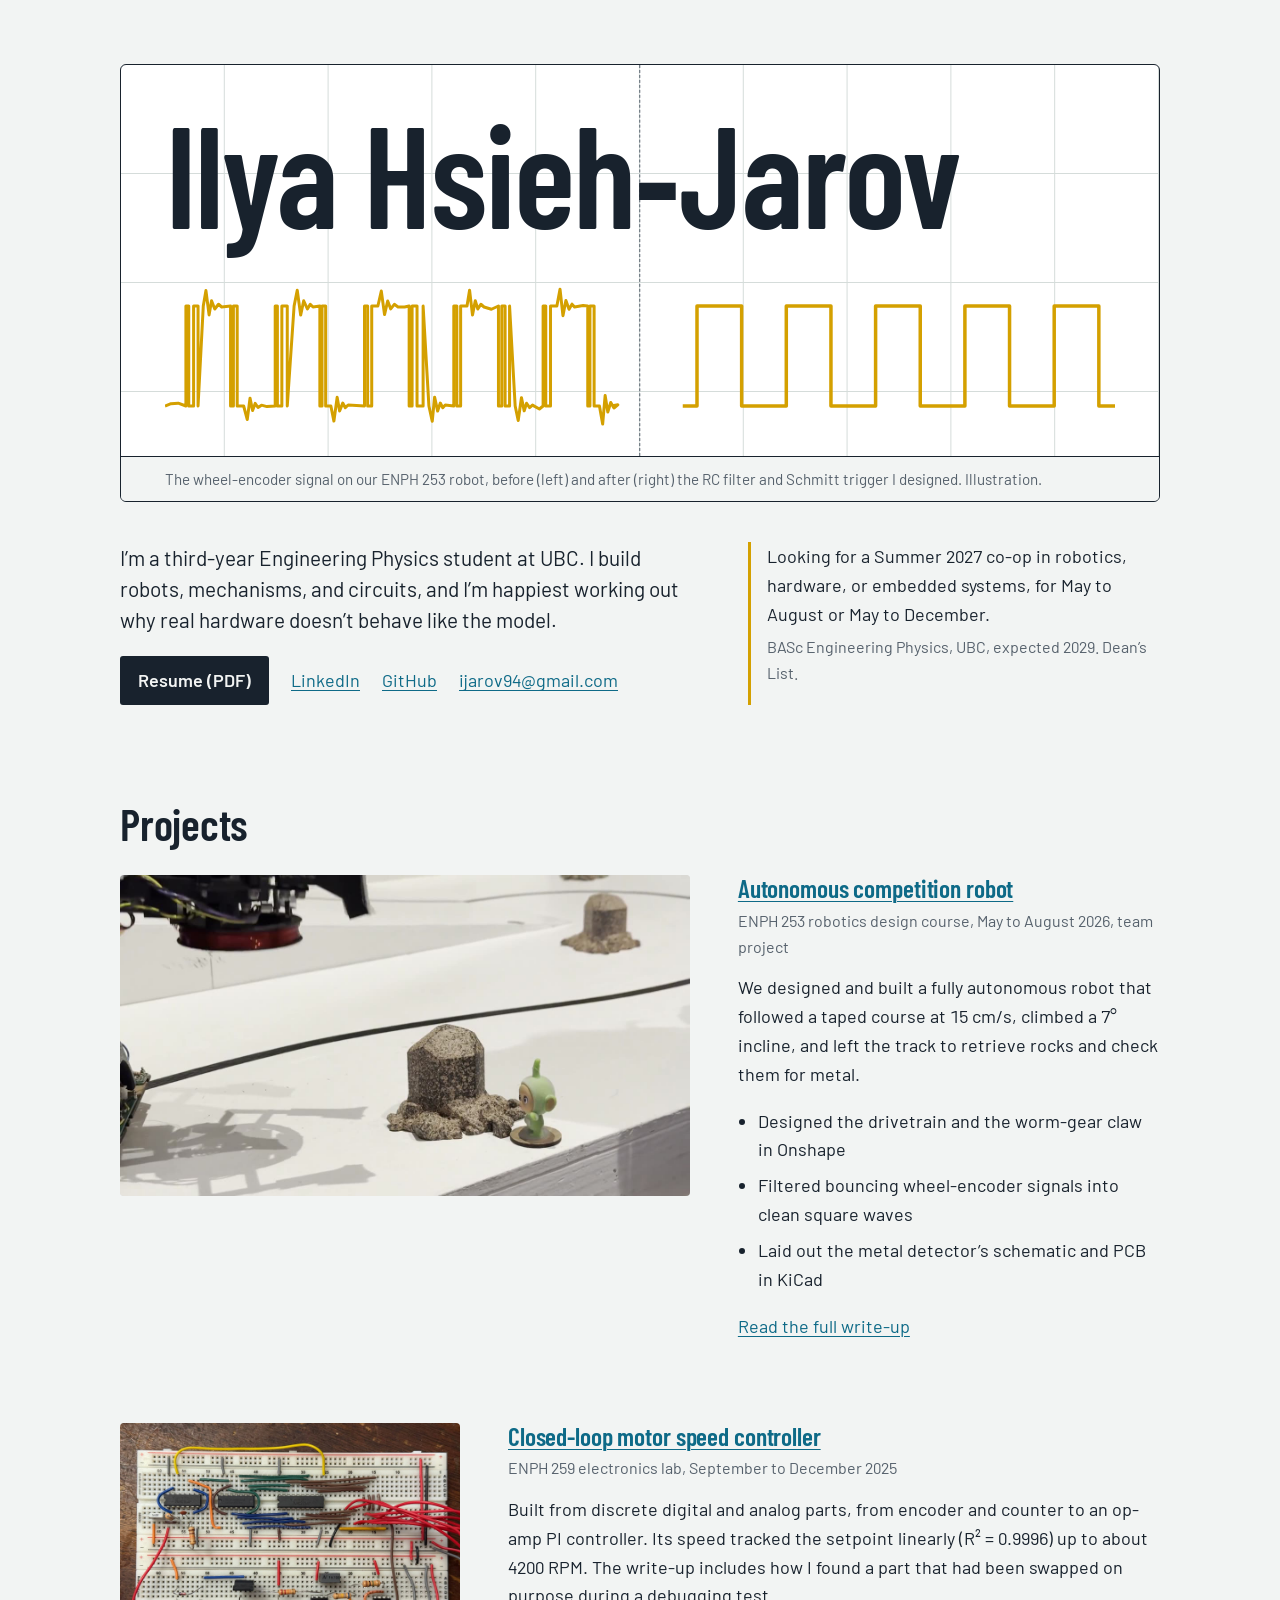
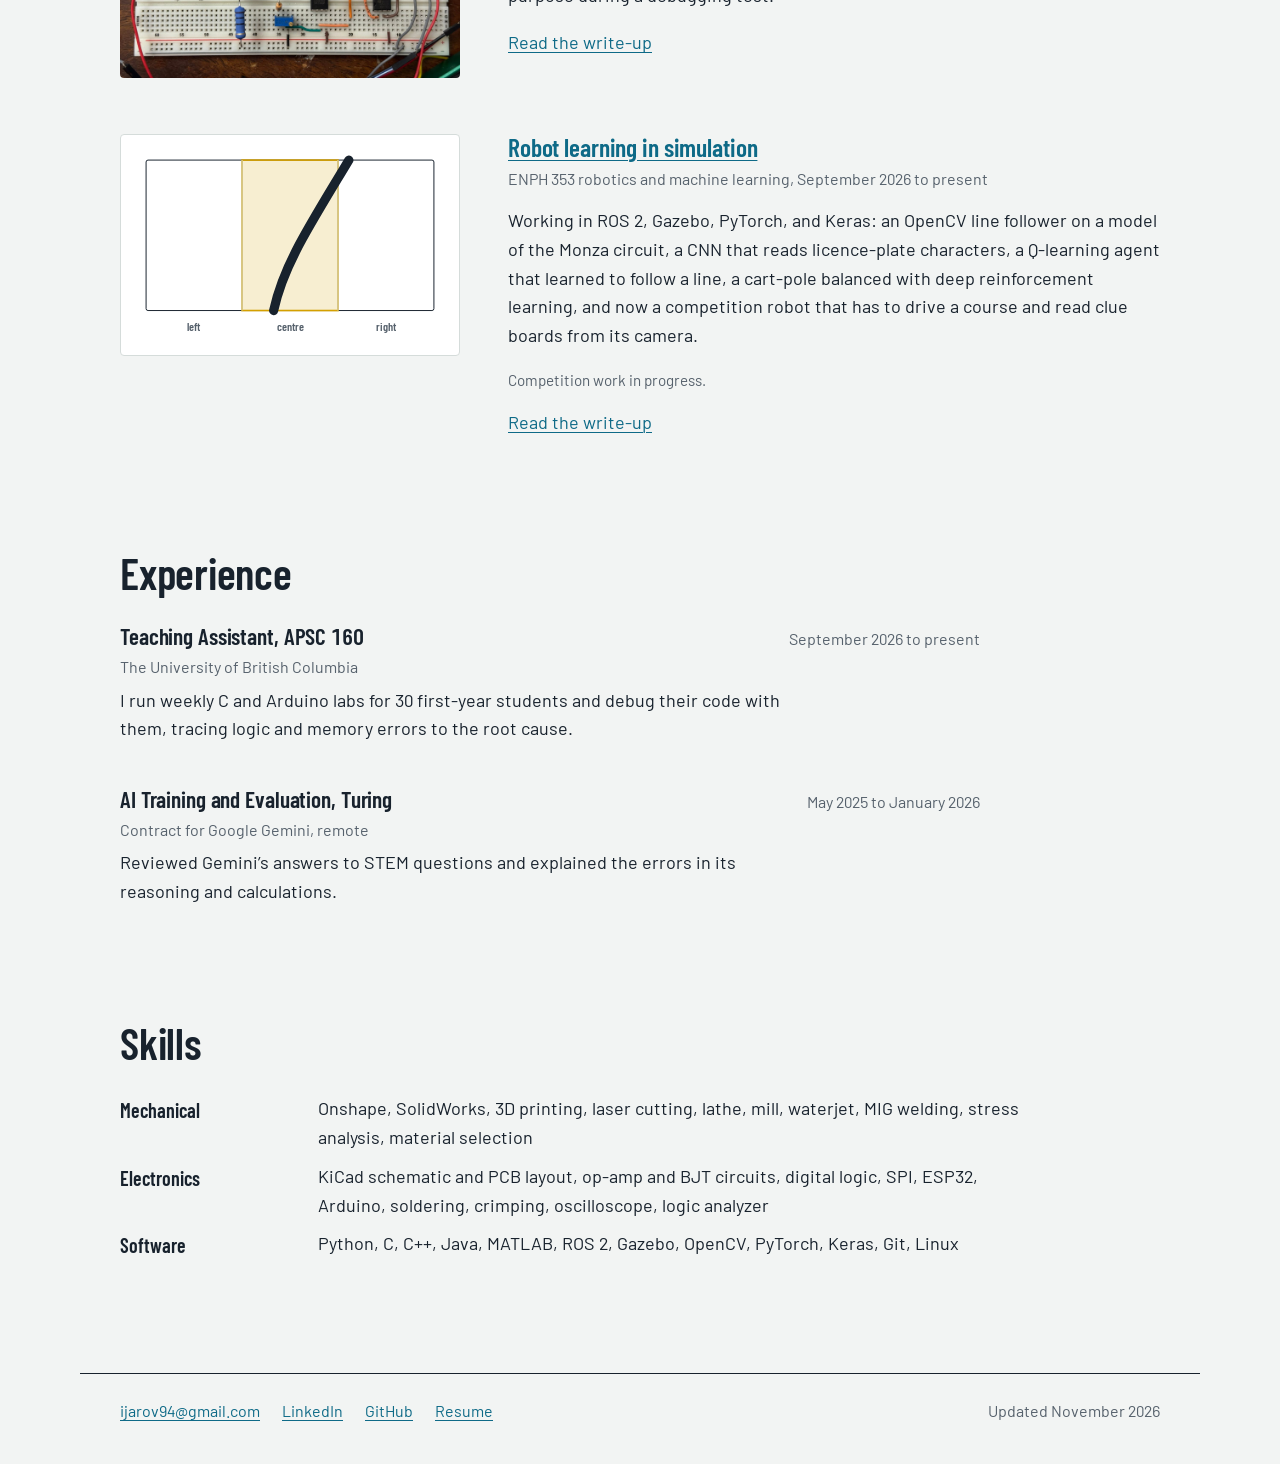
<file: index.html>
<!doctype html>
<html lang="en">
<head>
  <meta charset="utf-8">
  <meta name="viewport" content="width=device-width, initial-scale=1">
  <title>Ilya Hsieh-Jarov | Engineering Physics, UBC</title>
  <meta name="description" content="Engineering Physics student at UBC building robots, mechanisms, and circuits. Looking for a Summer 2027 co-op in robotics, hardware, or embedded systems.">
  <link rel="icon" href="favicon.svg" type="image/svg+xml">
  <link rel="preload" href="fonts/barlow-condensed-latin-600-normal.woff2" as="font" type="font/woff2" crossorigin>
  <link rel="preload" href="fonts/barlow-latin-400-normal.woff2" as="font" type="font/woff2" crossorigin>
  <link rel="stylesheet" href="style.css">
</head>
<body>
<a class="skip" href="#main">Skip to content</a>

<main id="main">
  <header class="hero wrap">
    <figure class="scope">
      <div class="scope-inner">
        <div class="scope-mark" aria-hidden="true"></div>
        <h1>Ilya Hsieh&#8209;Jarov</h1>
        <svg class="scope-trace" viewBox="0 0 1000 240" preserveAspectRatio="none" aria-hidden="true" focusable="false">
  <path class="trace trace-noisy" pathLength="1" d="M0,180 L6.3,177.2 L13.9,176.6 L22,180 L22,60 L25.0,60 L25.0,180 L30.1,180 L30.1,60 L34.8,60 L34.8,180 L40.3,60 L43.1,41.5 L46.4,70.7 L49.0,53.8 L52.4,63.6 L56.3,57.9 L59.7,61.2 L69.0,60 L69.0,180 L72.0,180 L72.0,60 L76.0,60 L76.0,180 L82.8,180 L86.6,196.3 L89.5,170.6 L92.2,185.4 L94.9,176.9 L97.9,181.8 L101.6,179.0 L107.3,180.7 L116.0,180 L116.0,60 L118.3,60 L118.3,180 L123.0,180 L123.0,60 L128.7,60 L128.7,180 L135.9,60 L139.2,41.0 L142.8,70.9 L146.0,53.7 L149.9,63.6 L152.9,57.9 L155.8,61.2 L163.0,60 L163.0,180 L165.3,180 L165.3,60 L169.1,60 L169.1,180 L174.6,180 L177.8,198.1 L181.2,169.6 L183.8,186.0 L187.1,176.5 L189.8,182.0 L192.8,178.8 L201.6,179.4 L210.0,180 L210.0,60 L213.3,60 L213.3,180 L217.6,180 L217.6,60 L224.1,60 L227.7,42.1 L231.1,70.3 L234.4,54.0 L237.6,63.4 L241.4,58.0 L245.3,61.1 L252.2,61.3 L257.0,60 L257.0,180 L260.1,180 L260.1,60 L265.3,60 L265.3,180 L271.7,180 L271.7,60 L277.8,180 L281.3,198.3 L283.8,169.4 L287.0,186.1 L289.8,176.5 L292.4,182.0 L295.0,178.8 L304.0,180 L304.0,60 L307.2,60 L307.2,180 L311.2,180 L311.2,60 L317.9,60 L320.6,41.0 L323.7,70.9 L326.6,53.7 L329.3,63.6 L332.5,57.9 L335.8,61.2 L343.6,63.9 L351.0,60 L351.0,180 L354.5,180 L354.5,60 L358.0,60 L358.0,180 L362.7,180 L362.7,60 L368.6,180 L371.8,197.4 L375.2,170.0 L378.1,185.8 L380.6,176.7 L383.8,181.9 L386.8,178.9 L394.1,183.6 L398.0,180 L398.0,60 L400.8,60 L400.8,180 L405.8,180 L405.8,60 L412.5,60 L415.8,39.9 L418.9,71.6 L422.0,53.3 L425.3,63.9 L428.4,57.8 L431.1,61.3 L440.1,59.5 L445.0,60 L445.0,180 L447.3,180 L447.3,60 L451.7,60 L451.7,180 L457.3,180 L460.7,201.7 L463.3,167.5 L466.1,187.2 L469.2,175.8 L472.6,182.4 L476.6,178.6 L470,180"/>
  <path class="trace trace-clean" pathLength="1" d="M545,180 L560,180 L560,60 L607.0,60 L607.0,180 L654.0,180 L654.0,60 L701.0,60 L701.0,180 L748.0,180 L748.0,60 L795.0,60 L795.0,180 L842.0,180 L842.0,60 L889.0,60 L889.0,180 L936.0,180 L936.0,60 L983.0,60 L983.0,180 L1000,180"/>
</svg>
      </div>
      <figcaption>The wheel-encoder signal on our ENPH 253 robot, before (left) and after (right) the RC filter and Schmitt trigger I designed. Illustration.</figcaption>
    </figure>

    <div class="intro">
      <div>
        <p class="lead">I’m a third-year Engineering Physics student at UBC. I build robots, mechanisms, and circuits, and I’m happiest working out why real hardware doesn’t behave like the model.</p>
        <div class="links">
          <a class="button" href="resume.pdf">Resume (PDF)</a>
          <a href="https://www.linkedin.com/in/ilya-hsieh-jarov">LinkedIn</a>
          <a href="https://github.com/Ijarov">GitHub</a>
          <a href="mailto:ijarov94@gmail.com">ijarov94@gmail.com</a>
        </div>
      </div>
      <div class="status">
        <p>Looking for a Summer 2027 co-op in robotics, hardware, or embedded systems, for May to August or May to December.</p>
        <p class="small">BASc Engineering Physics, UBC, expected 2029. Dean’s List.</p>
      </div>
    </div>
  </header>

  <section class="section wrap" id="projects" aria-labelledby="projects-title">
    <h2 id="projects-title">Projects</h2>

    <article class="feature">
      <video src="assets/enph253-run.mp4" poster="assets/enph253-run-poster.jpg" autoplay muted loop playsinline preload="metadata" aria-label="Our robot reaching out with its claw to pick up a rock during the ENPH 253 competition"></video>
      <div>
        <h3><a href="enph-253.html">Autonomous competition robot</a></h3>
        <p class="course">ENPH 253 robotics design course, May to August 2026, team project</p>
        <p>We designed and built a fully autonomous robot that followed a taped course at 15 cm/s, climbed a 7° incline, and left the track to retrieve rocks and check them for metal.</p>
        <ul>
          <li>Designed the drivetrain and the worm-gear claw in Onshape</li>
          <li>Filtered bouncing wheel-encoder signals into clean square waves</li>
          <li>Laid out the metal detector’s schematic and PCB in KiCad</li>
        </ul>
        <p><a href="enph-253.html">Read the full write-up</a></p>
      </div>
    </article>

    <div class="rows">
      <article class="row">
        <div class="art photo"><img src="assets/enph259-breadboard.jpg" alt="The motor speed controller built on a breadboard, with logic chips on the top half and op-amps and the setpoint potentiometer on the bottom half" width="1600" height="1200" loading="lazy"></div>
        <div>
          <h3><a href="enph-259.html">Closed-loop motor speed controller</a></h3>
          <p class="course">ENPH 259 electronics lab, September to December 2025</p>
          <p>Built from discrete digital and analog parts, from encoder and counter to an op-amp PI controller. Its speed tracked the setpoint linearly (R²&nbsp;=&nbsp;0.9996) up to about 4200 RPM. The write-up includes how I found a part that had been swapped on purpose during a debugging test.</p>
          <p><a href="enph-259.html">Read the write-up</a></p>
        </div>
      </article>

      <article class="row">
        <div class="art">
          <svg class="diagram" viewBox="0 0 480 300" role="img" aria-labelledby="st-title st-desc" xmlns="http://www.w3.org/2000/svg">
<title id="st-title">Q-learning state from the camera image</title>
<desc id="st-desc">The camera frame is split into left, centre, and right zones. The zone that contains the line becomes the agent's state.</desc>
<style>.frame{fill:#fff;stroke:#18222D;stroke-width:1.5}.zone{fill:none;stroke:#D5DCDA;stroke-width:1.5}.hit{fill:#D4A000;fill-opacity:.18;stroke:#D4A000;stroke-width:2.5}.line{fill:none;stroke:#18222D;stroke-width:14;stroke-linecap:round}.zl{font:600 18px "Barlow Condensed",sans-serif;fill:#56616C;text-anchor:middle}</style>
<rect class="frame" x="20" y="20" width="440" height="230" rx="3"/>
<rect class="hit" x="166.7" y="20" width="146.6" height="230"/>
<line class="zone" x1="166.7" y1="20" x2="166.7" y2="250"/><line class="zone" x1="313.3" y1="20" x2="313.3" y2="250"/>
<path class="line" d="M215,250 C230,180 270,120 330,20"/>
<text class="zl" x="93" y="282">left</text><text class="zl" x="240" y="282">centre</text><text class="zl" x="387" y="282">right</text>
</svg>
        </div>
        <div>
          <h3><a href="enph-353.html">Robot learning in simulation</a></h3>
          <p class="course">ENPH 353 robotics and machine learning, September 2026 to present</p>
          <p>Working in ROS 2, Gazebo, PyTorch, and Keras: an OpenCV line follower on a model of the Monza circuit, a CNN that reads licence-plate characters, a Q-learning agent that learned to follow a line, a cart-pole balanced with deep reinforcement learning, and now a competition robot that has to drive a course and read clue boards from its camera.</p>
          <p class="tag-progress">Competition work in progress.</p>
          <p><a href="enph-353.html">Read the write-up</a></p>
        </div>
      </article>
    </div>
  </section>

  <section class="section wrap" id="experience" aria-labelledby="experience-title">
    <h2 id="experience-title">Experience</h2>
    <div class="jobs">
      <div class="job">
        <div class="job-head">
          <h3>Teaching Assistant, APSC 160</h3>
          <span class="when">September 2026 to present</span>
        </div>
        <p class="where">The University of British Columbia</p>
        <p>I run weekly C and Arduino labs for 30 first-year students and debug their code with them, tracing logic and memory errors to the root cause.</p>
      </div>
      <div class="job">
        <div class="job-head">
          <h3>AI Training and Evaluation, Turing</h3>
          <span class="when">May 2025 to January 2026</span>
        </div>
        <p class="where">Contract for Google Gemini, remote</p>
        <p>Reviewed Gemini’s answers to STEM questions and explained the errors in its reasoning and calculations.</p>
      </div>
    </div>
  </section>

  <section class="section wrap" id="skills" aria-labelledby="skills-title">
    <h2 id="skills-title">Skills</h2>
    <dl class="skills">
      <dt>Mechanical</dt>
      <dd>Onshape, SolidWorks, 3D printing, laser cutting, lathe, mill, waterjet, MIG welding, stress analysis, material selection</dd>
      <dt>Electronics</dt>
      <dd>KiCad schematic and PCB layout, op-amp and BJT circuits, digital logic, SPI, ESP32, Arduino, soldering, crimping, oscilloscope, logic analyzer</dd>
      <dt>Software</dt>
      <dd>Python, C, C++, Java, MATLAB, ROS 2, Gazebo, OpenCV, PyTorch, Keras, Git, Linux</dd>
    </dl>
  </section>
</main>

<footer class="site-foot wrap">
  <div class="contact">
    <a href="mailto:ijarov94@gmail.com">ijarov94@gmail.com</a>
    <a href="https://www.linkedin.com/in/ilya-hsieh-jarov">LinkedIn</a>
    <a href="https://github.com/Ijarov">GitHub</a>
    <a href="resume.pdf">Resume</a>
  </div>
  <span>Updated November 2026</span>
</footer>

<script src="site.js"></script>
</body>
</html>
</file>
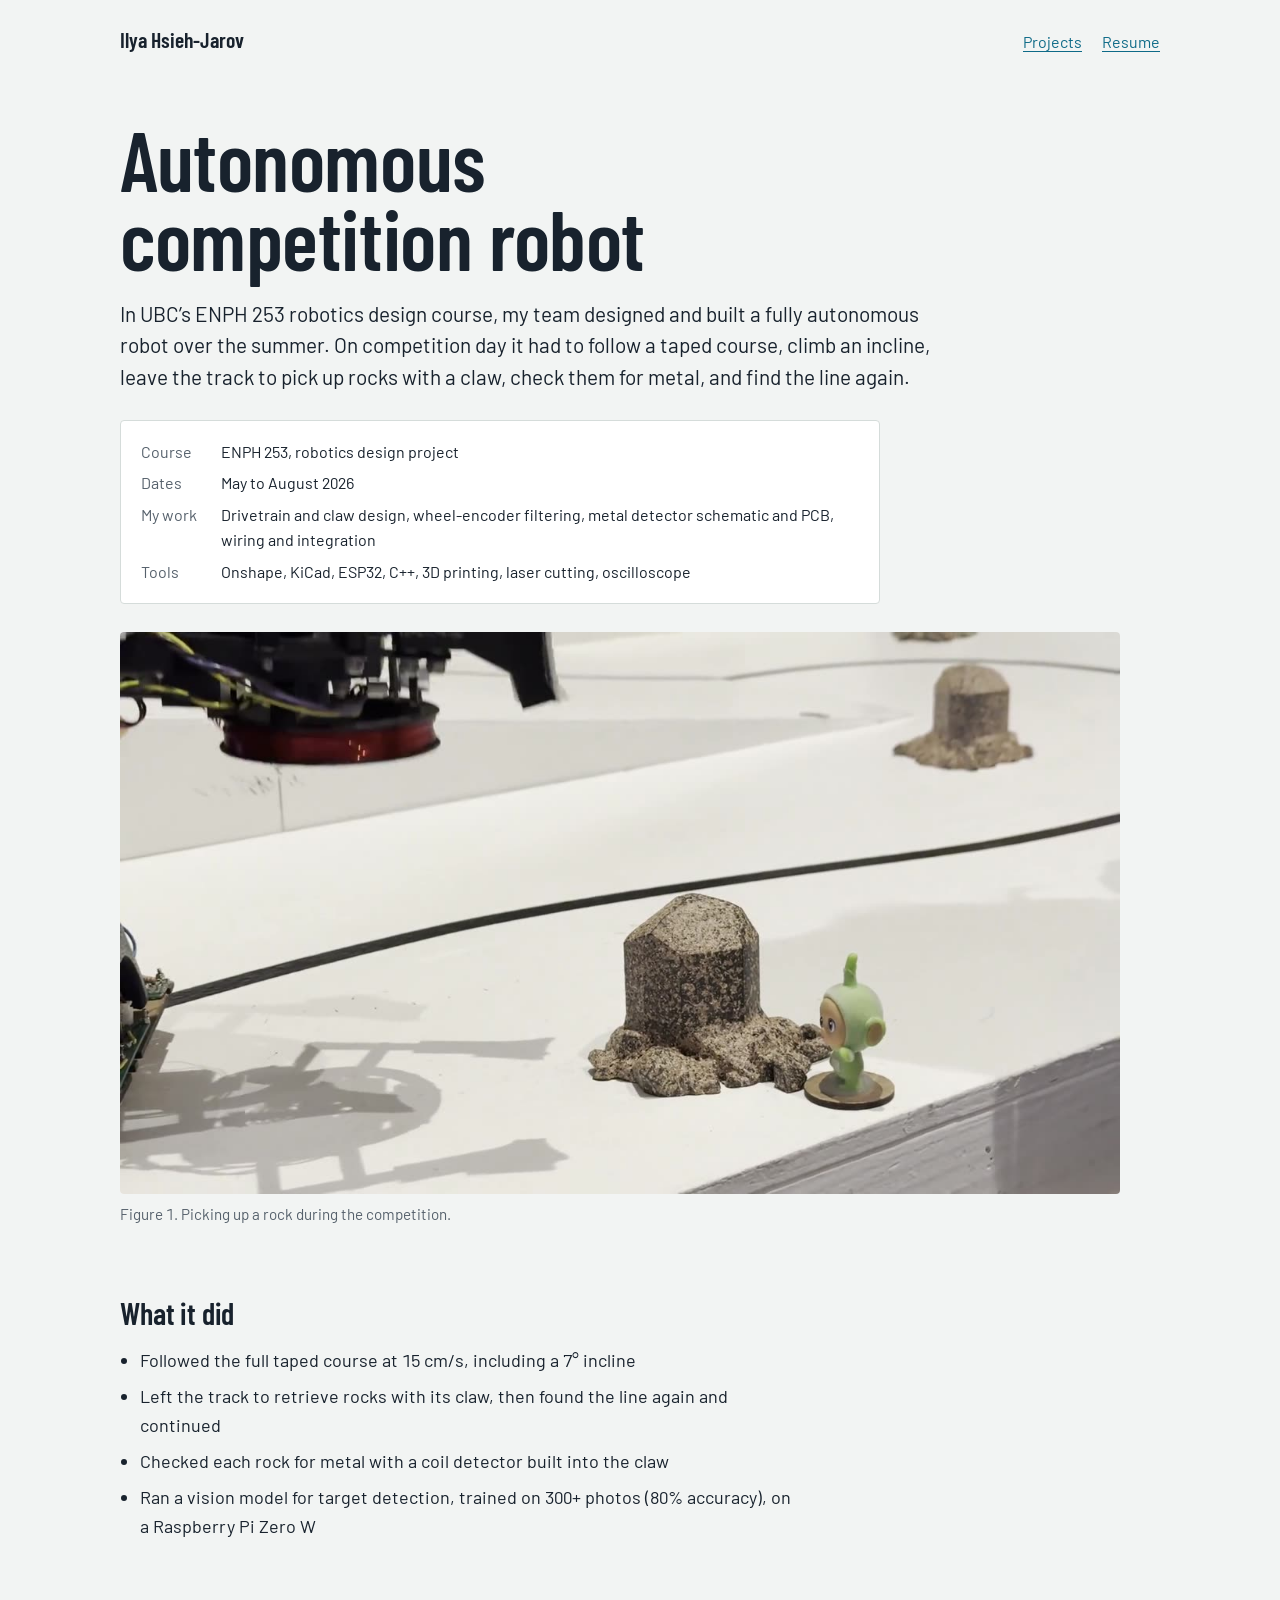
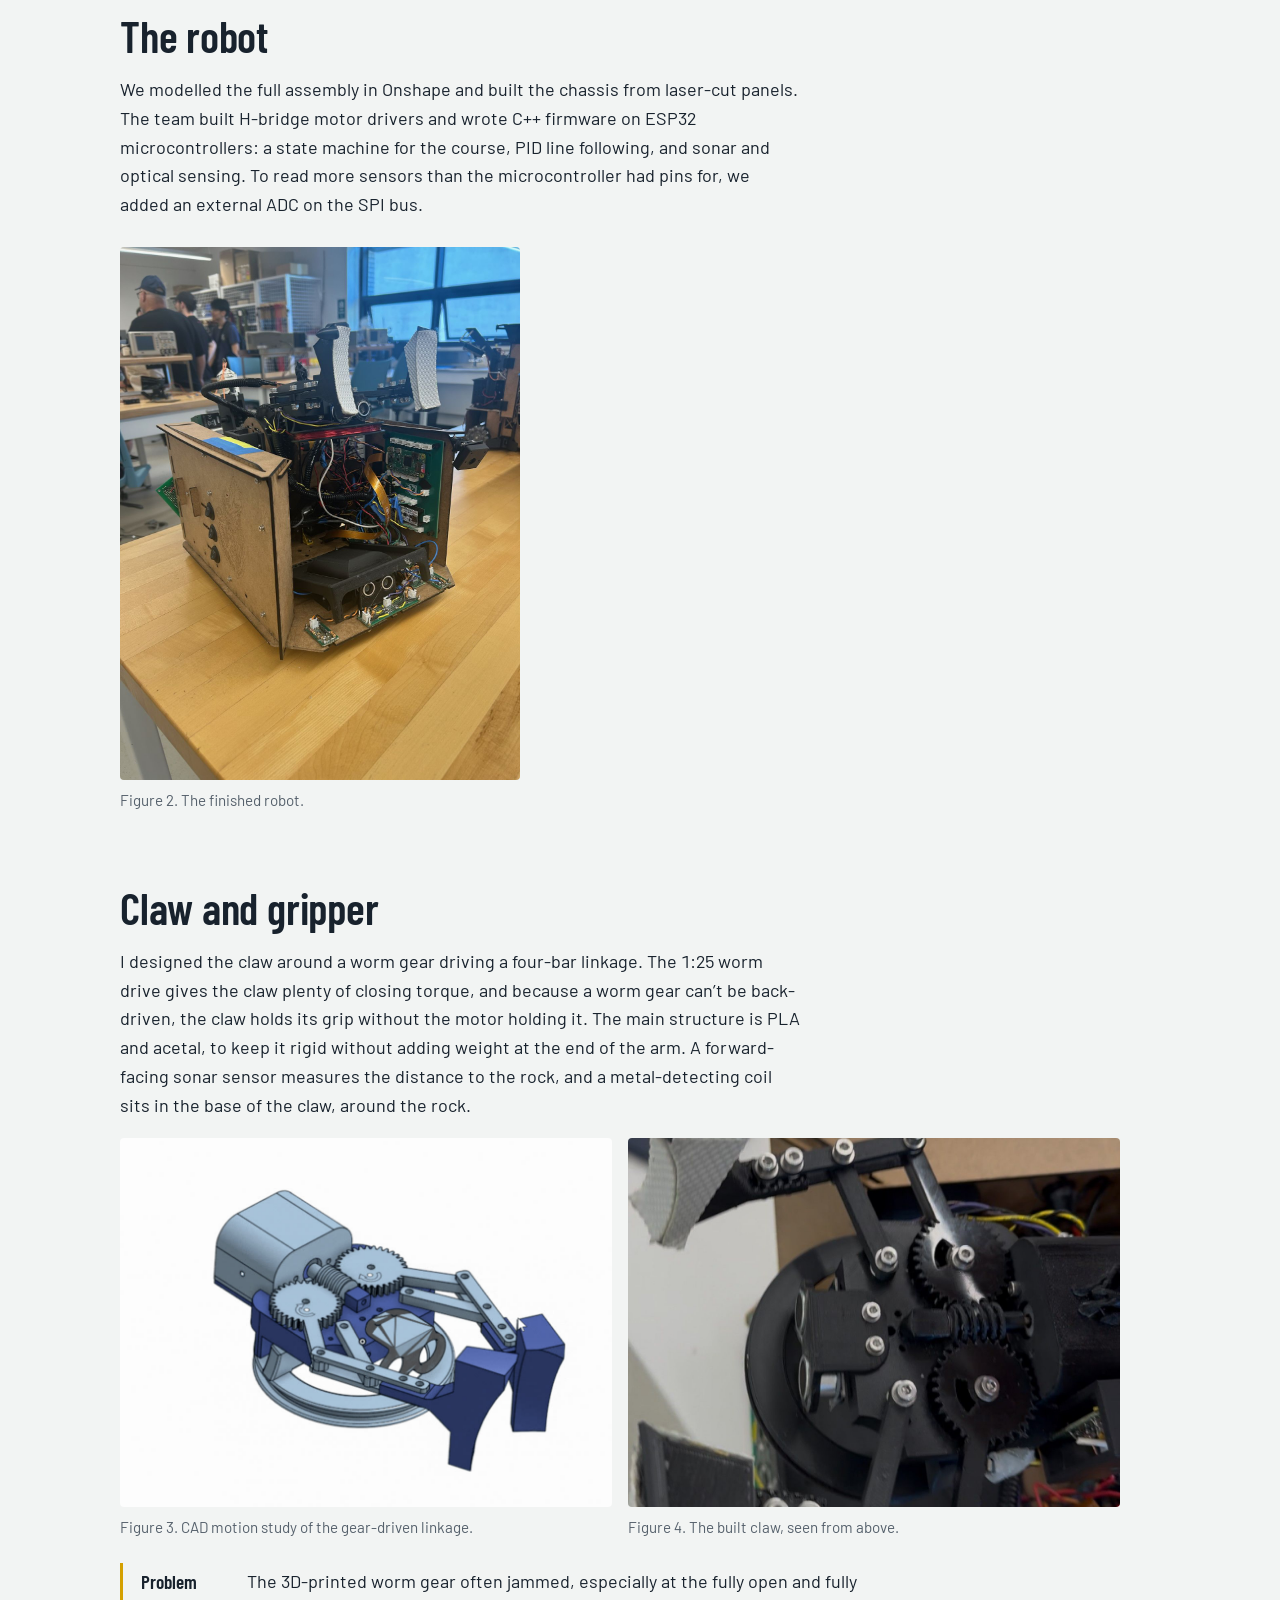
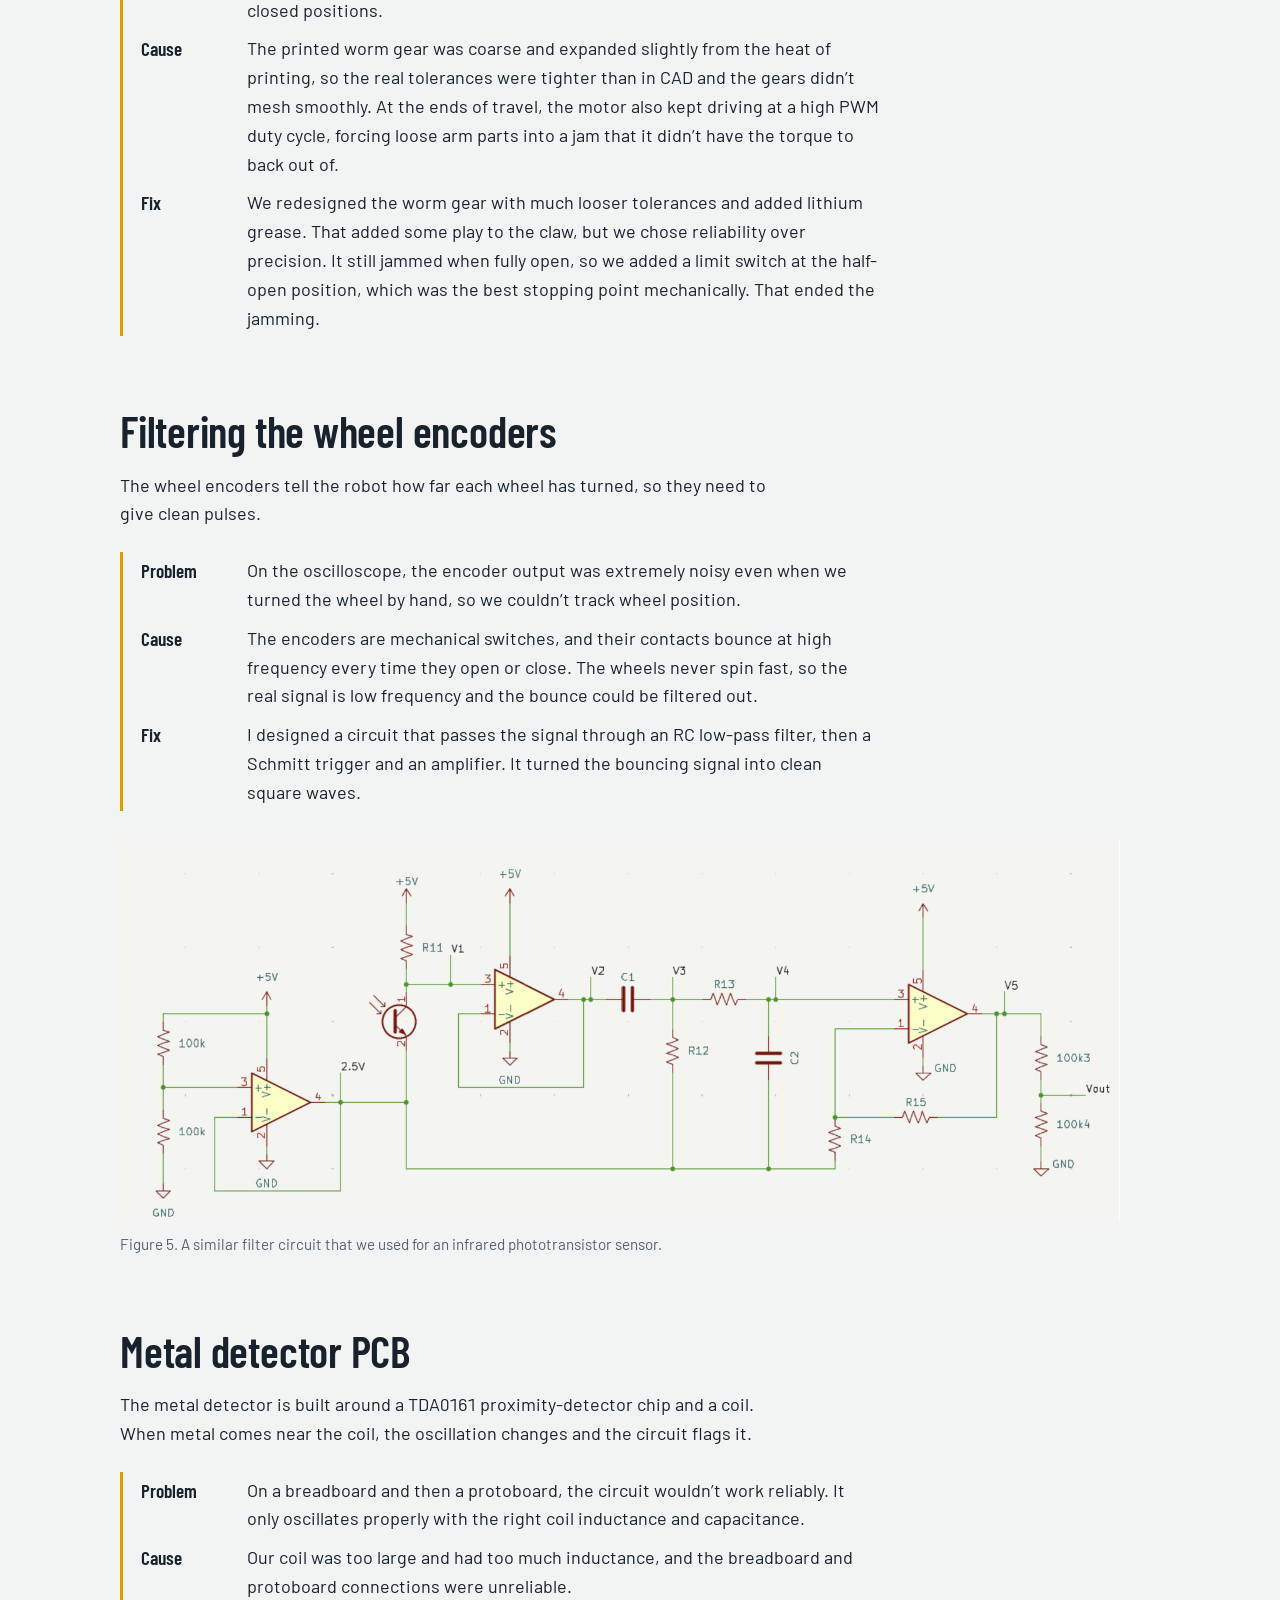
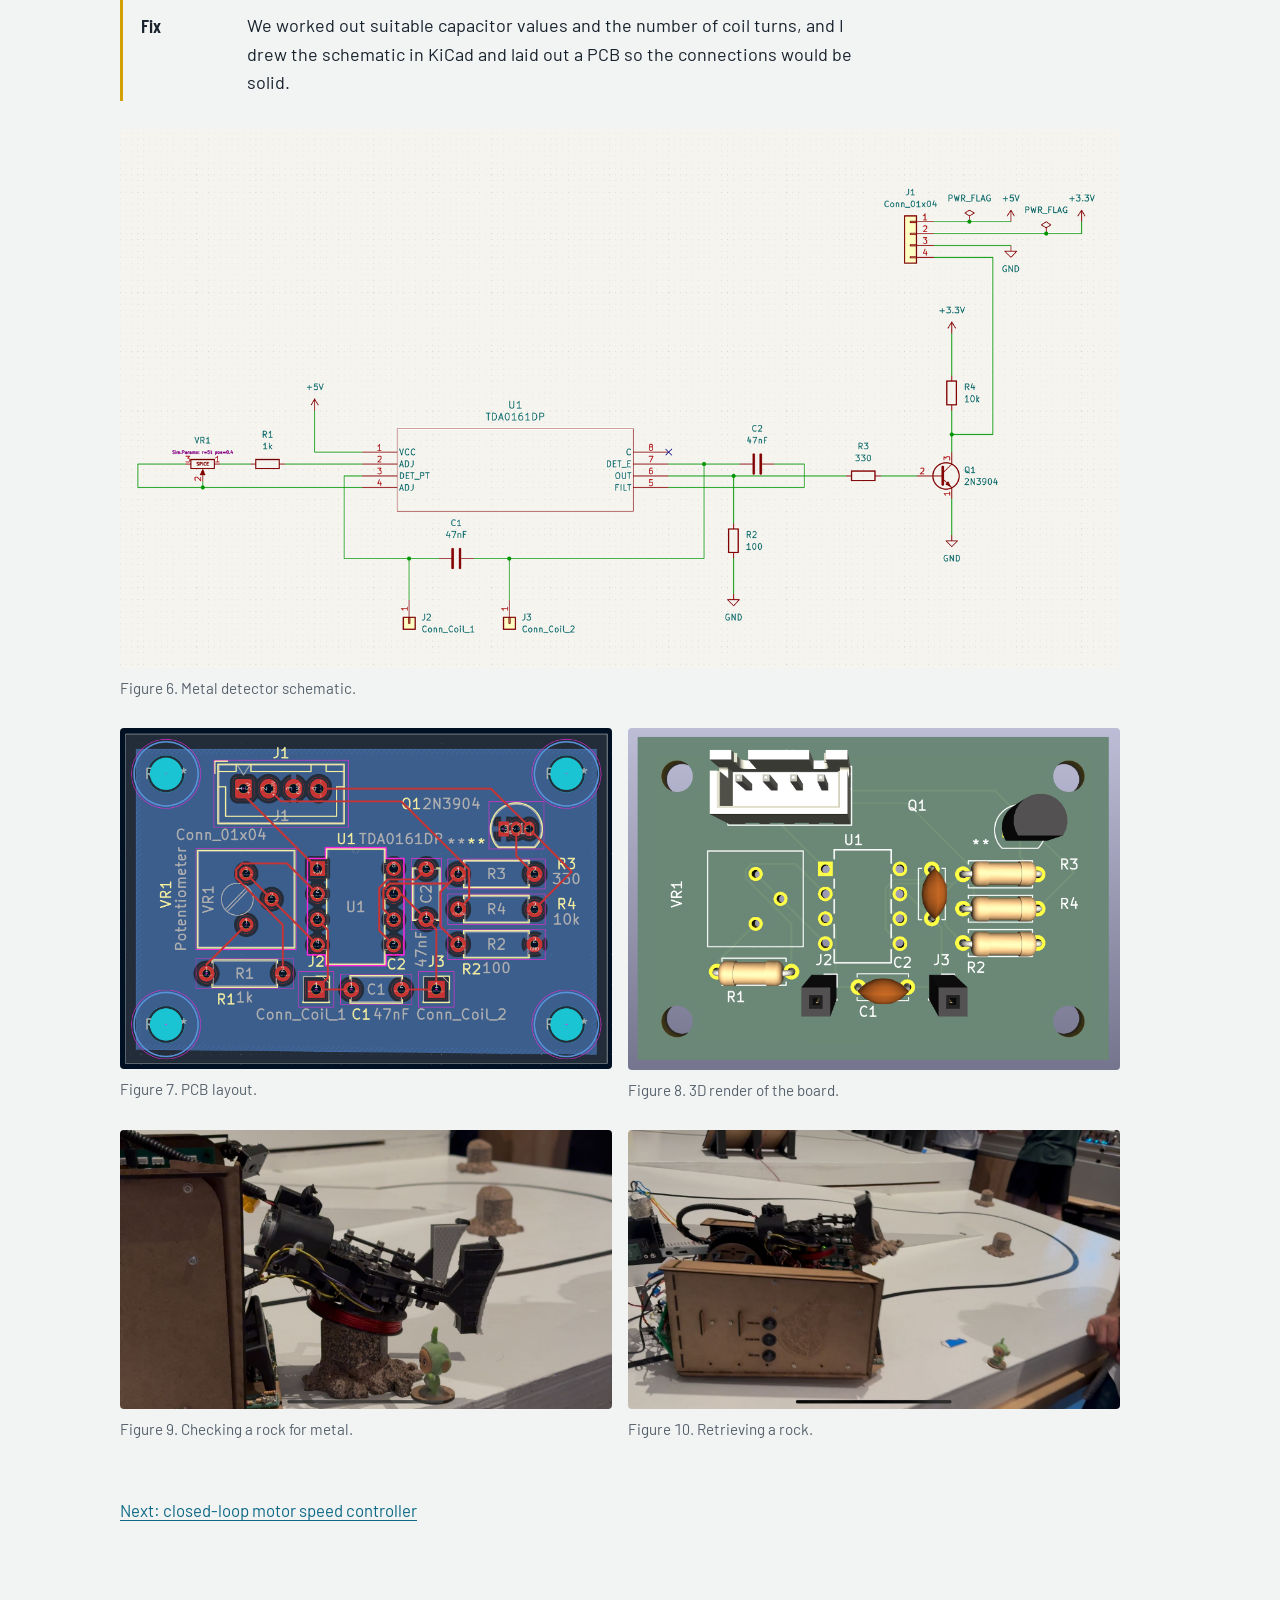
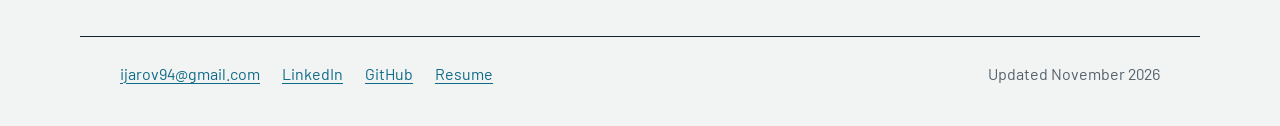
<file: enph-253.html>
<!doctype html>
<html lang="en">
<head>
  <meta charset="utf-8">
  <meta name="viewport" content="width=device-width, initial-scale=1">
  <title>Autonomous competition robot | Ilya Hsieh-Jarov</title>
  <meta name="description" content="ENPH 253 autonomous robot: drivetrain and worm-gear claw design, wheel-encoder filtering, and a metal detector PCB.">
  <link rel="icon" href="favicon.svg" type="image/svg+xml">
  <link rel="preload" href="fonts/barlow-condensed-latin-600-normal.woff2" as="font" type="font/woff2" crossorigin>
  <link rel="preload" href="fonts/barlow-latin-400-normal.woff2" as="font" type="font/woff2" crossorigin>
  <link rel="stylesheet" href="style.css">
</head>
<body>
<a class="skip" href="#main">Skip to content</a>
<header class="site-head wrap">
  <a class="home" href="index.html">Ilya Hsieh-Jarov</a>
  <nav aria-label="Site">
    <a href="index.html#projects">Projects</a>
    <a href="resume.pdf">Resume</a>
  </nav>
</header>

<main id="main" class="wrap">
  <div class="page-head">
    <h1>Autonomous competition robot</h1>
    <p class="lead">In UBC’s ENPH 253 robotics design course, my team designed and built a fully autonomous robot over the summer. On competition day it had to follow a taped course, climb an incline, leave the track to pick up rocks with a claw, check them for metal, and find the line again.</p>
    <dl class="facts">
      <dt>Course</dt><dd>ENPH 253, robotics design project</dd>
      <dt>Dates</dt><dd>May to August 2026</dd>
      <dt>My work</dt><dd>Drivetrain and claw design, wheel-encoder filtering, metal detector schematic and PCB, wiring and integration</dd>
      <dt>Tools</dt><dd>Onshape, KiCad, ESP32, C++, 3D printing, laser cutting, oscilloscope</dd>
    </dl>
  </div>

  <figure class="bleed">
    <video src="assets/enph253-run.mp4" poster="assets/enph253-run-poster.jpg" autoplay muted loop playsinline preload="metadata" aria-label="The robot reaches out with its claw and picks up a rock from the competition course"></video>
    <figcaption>Figure 1. Picking up a rock during the competition.</figcaption>
  </figure>

  <div class="prose results">
    <h2>What it did</h2>
    <ul>
      <li>Followed the full taped course at 15 cm/s, including a 7° incline</li>
      <li>Left the track to retrieve rocks with its claw, then found the line again and continued</li>
      <li>Checked each rock for metal with a coil detector built into the claw</li>
      <li>Ran a vision model for target detection, trained on 300+ photos (80% accuracy), on a Raspberry Pi Zero W</li>
    </ul>
  </div>

  <div class="prose">
    <h2>The robot</h2>
    <p>We modelled the full assembly in Onshape and built the chassis from laser-cut panels. The team built H-bridge motor drivers and wrote C++ firmware on ESP32 microcontrollers: a state machine for the course, PID line following, and sonar and optical sensing. To read more sensors than the microcontroller had pins for, we added an external ADC on the SPI bus.</p>
  </div>
  <figure class="bleed">
    <img class="robot-shot" src="assets/enph253-robot.jpg" alt="The finished robot on a lab bench, showing its laser-cut wooden chassis, wiring, and claw" width="1200" height="1600" loading="lazy">
    <figcaption>Figure 2. The finished robot.</figcaption>
  </figure>

  <div class="prose">
    <h2>Claw and gripper</h2>
    <p>I designed the claw around a worm gear driving a four-bar linkage. The 1:25 worm drive gives the claw plenty of closing torque, and because a worm gear can’t be back-driven, the claw holds its grip without the motor holding it. The main structure is PLA and acetal, to keep it rigid without adding weight at the end of the arm. A forward-facing sonar sensor measures the distance to the rock, and a metal-detecting coil sits in the base of the claw, around the rock.</p>
  </div>
  <div class="pair crop">
    <figure>
      <video src="assets/enph253-claw-cad.mp4" poster="assets/enph253-claw-cad-poster.jpg" autoplay muted loop playsinline preload="metadata" aria-label="CAD animation of the worm gear turning the four-bar linkage to open and close the claw"></video>
      <figcaption>Figure 3. CAD motion study of the gear-driven linkage.</figcaption>
    </figure>
    <figure>
      <img src="assets/enph253-claw.jpg" alt="Close-up of the built claw showing the worm gear, spur gears, and linkage arms" width="1206" height="1209" loading="lazy">
      <figcaption>Figure 4. The built claw, seen from above.</figcaption>
    </figure>
  </div>

  <dl class="debug" aria-label="Debugging the claw">
    <dt>Problem</dt>
    <dd>The 3D-printed worm gear often jammed, especially at the fully open and fully closed positions.</dd>
    <dt>Cause</dt>
    <dd>The printed worm gear was coarse and expanded slightly from the heat of printing, so the real tolerances were tighter than in CAD and the gears didn’t mesh smoothly. At the ends of travel, the motor also kept driving at a high PWM duty cycle, forcing loose arm parts into a jam that it didn’t have the torque to back out of.</dd>
    <dt>Fix</dt>
    <dd>We redesigned the worm gear with much looser tolerances and added lithium grease. That added some play to the claw, but we chose reliability over precision. It still jammed when fully open, so we added a limit switch at the half-open position, which was the best stopping point mechanically. That ended the jamming.</dd>
  </dl>

  <div class="prose">
    <h2>Filtering the wheel encoders</h2>
    <p>The wheel encoders tell the robot how far each wheel has turned, so they need to give clean pulses.</p>
  </div>
  <dl class="debug" aria-label="Debugging the encoders">
    <dt>Problem</dt>
    <dd>On the oscilloscope, the encoder output was extremely noisy even when we turned the wheel by hand, so we couldn’t track wheel position.</dd>
    <dt>Cause</dt>
    <dd>The encoders are mechanical switches, and their contacts bounce at high frequency every time they open or close. The wheels never spin fast, so the real signal is low frequency and the bounce could be filtered out.</dd>
    <dt>Fix</dt>
    <dd>I designed a circuit that passes the signal through an RC low-pass filter, then a Schmitt trigger and an amplifier. It turned the bouncing signal into clean square waves.</dd>
  </dl>
  <figure class="bleed">
    <img src="assets/enph253-encoder-filter.png" alt="Schematic of a filtering circuit with op-amps, an RC low-pass stage, and a Schmitt trigger" width="1600" height="616" loading="lazy">
    <figcaption>Figure 5. A similar filter circuit that we used for an infrared phototransistor sensor.</figcaption>
  </figure>

  <div class="prose">
    <h2>Metal detector PCB</h2>
    <p>The metal detector is built around a TDA0161 proximity-detector chip and a coil. When metal comes near the coil, the oscillation changes and the circuit flags it.</p>
  </div>
  <dl class="debug" aria-label="Debugging the metal detector">
    <dt>Problem</dt>
    <dd>On a breadboard and then a protoboard, the circuit wouldn’t work reliably. It only oscillates properly with the right coil inductance and capacitance.</dd>
    <dt>Cause</dt>
    <dd>Our coil was too large and had too much inductance, and the breadboard and protoboard connections were unreliable.</dd>
    <dt>Fix</dt>
    <dd>We worked out suitable capacitor values and the number of coil turns, and I drew the schematic in KiCad and laid out a PCB so the connections would be solid.</dd>
  </dl>
  <div class="figs">
    <figure class="bleed">
      <img src="assets/enph253-md-schematic.png" alt="KiCad schematic of the metal detector built around a TDA0161 chip" width="1600" height="862" loading="lazy">
      <figcaption>Figure 6. Metal detector schematic.</figcaption>
    </figure>
    <div class="pair">
      <figure>
        <img src="assets/enph253-md-pcb.png" alt="KiCad PCB layout of the metal detector board" width="1600" height="1109" loading="lazy">
        <figcaption>Figure 7. PCB layout.</figcaption>
      </figure>
      <figure>
        <img src="assets/enph253-md-pcb-3d.png" alt="3D render of the metal detector PCB with components" width="1600" height="1111" loading="lazy">
        <figcaption>Figure 8. 3D render of the board.</figcaption>
      </figure>
    </div>
  </div>

  <div class="pair">
    <figure>
      <img src="assets/enph253-detect-metal.jpg" alt="The claw lowered over a rock on the course to check it for metal" width="1600" height="905" loading="lazy">
      <figcaption>Figure 9. Checking a rock for metal.</figcaption>
    </figure>
    <figure>
      <img src="assets/enph253-retrieve.jpg" alt="The robot on the course reaching for a rock with its claw" width="1600" height="907" loading="lazy">
      <figcaption>Figure 10. Retrieving a rock.</figcaption>
    </figure>
  </div>

  <p class="next"><a href="enph-259.html">Next: closed-loop motor speed controller</a></p>
</main>

<footer class="site-foot wrap">
  <div class="contact">
    <a href="mailto:ijarov94@gmail.com">ijarov94@gmail.com</a>
    <a href="https://www.linkedin.com/in/ilya-hsieh-jarov">LinkedIn</a>
    <a href="https://github.com/Ijarov">GitHub</a>
    <a href="resume.pdf">Resume</a>
  </div>
  <span>Updated November 2026</span>
</footer>
<script src="site.js"></script>
</body>
</html>
</file>
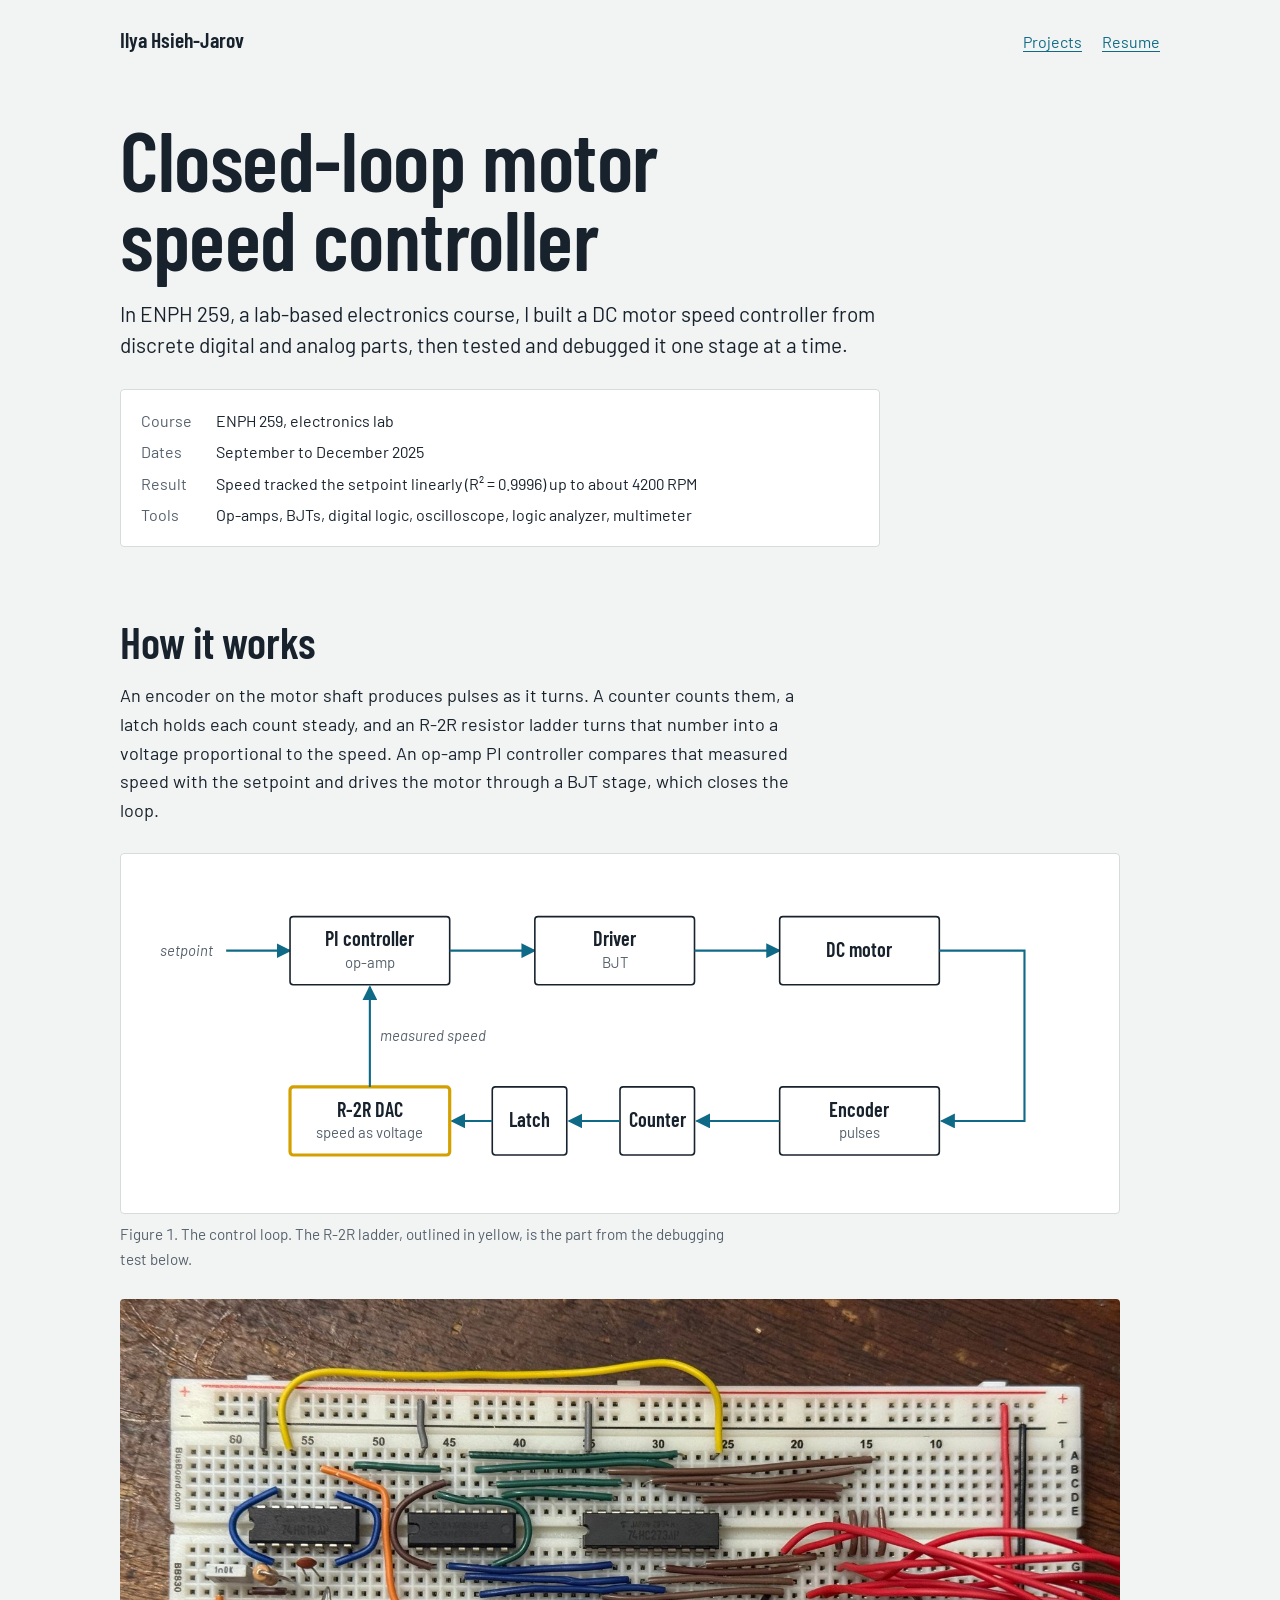
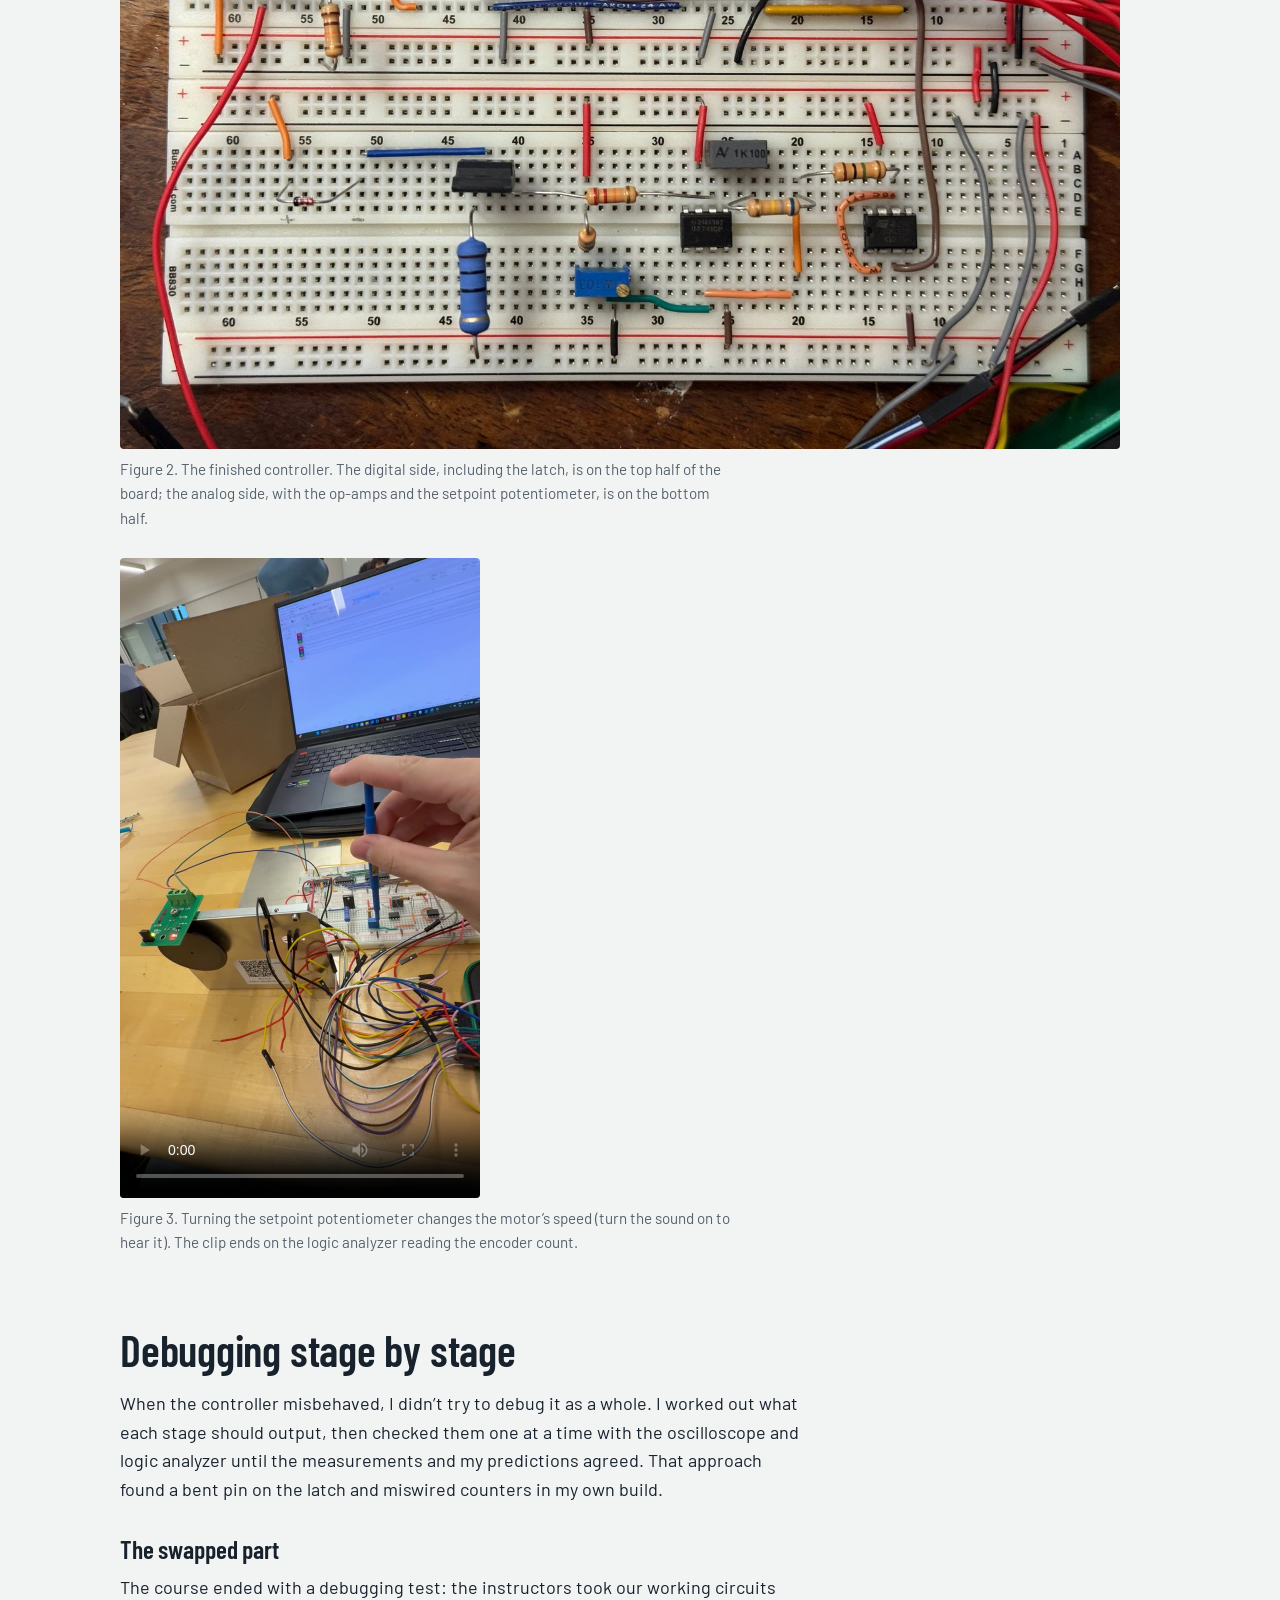
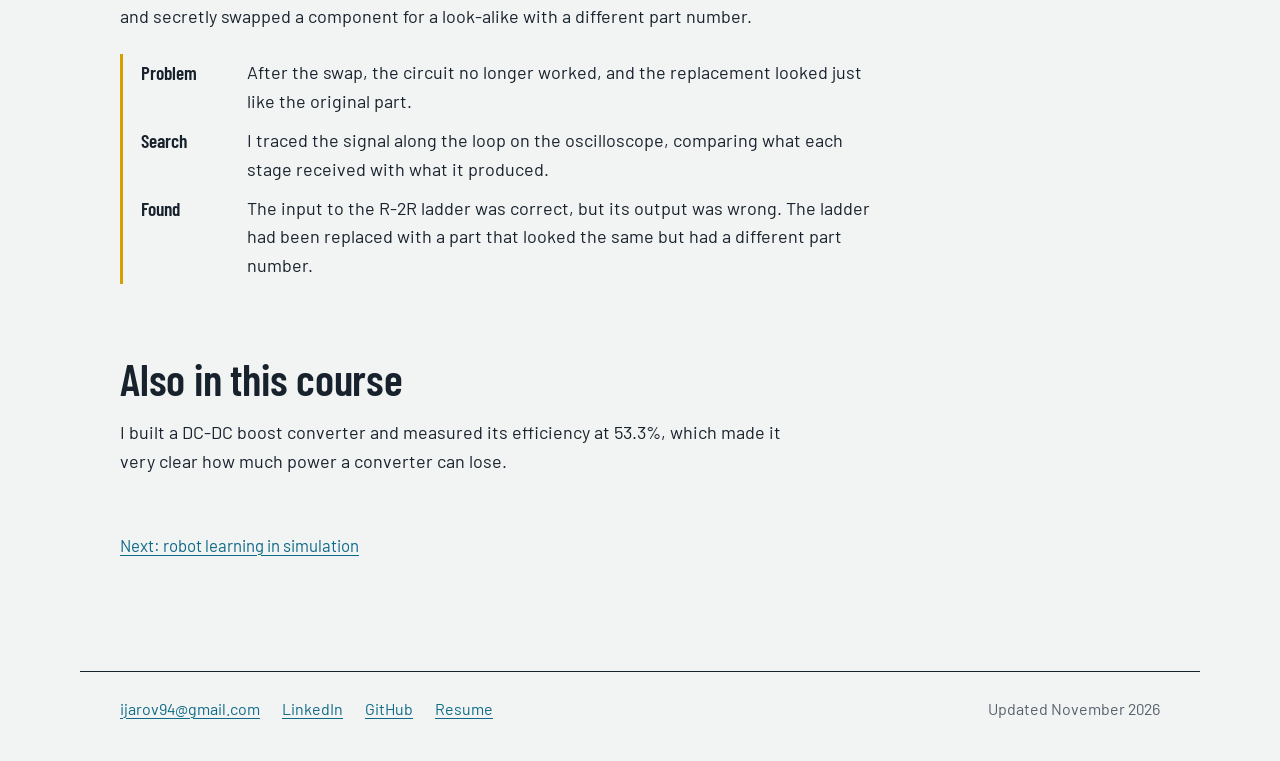
<file: enph-259.html>
<!doctype html>
<html lang="en">
<head>
  <meta charset="utf-8">
  <meta name="viewport" content="width=device-width, initial-scale=1">
  <title>Closed-loop motor speed controller | Ilya Hsieh-Jarov</title>
  <meta name="description" content="ENPH 259: a motor speed controller built from discrete digital and analog parts, and how I debugged it stage by stage.">
  <link rel="icon" href="favicon.svg" type="image/svg+xml">
  <link rel="preload" href="fonts/barlow-condensed-latin-600-normal.woff2" as="font" type="font/woff2" crossorigin>
  <link rel="preload" href="fonts/barlow-latin-400-normal.woff2" as="font" type="font/woff2" crossorigin>
  <link rel="stylesheet" href="style.css">
</head>
<body>
<a class="skip" href="#main">Skip to content</a>
<header class="site-head wrap">
  <a class="home" href="index.html">Ilya Hsieh-Jarov</a>
  <nav aria-label="Site">
    <a href="index.html#projects">Projects</a>
    <a href="resume.pdf">Resume</a>
  </nav>
</header>

<main id="main" class="wrap">
  <div class="page-head">
    <h1>Closed-loop motor speed controller</h1>
    <p class="lead">In ENPH 259, a lab-based electronics course, I built a DC motor speed controller from discrete digital and analog parts, then tested and debugged it one stage at a time.</p>
    <dl class="facts">
      <dt>Course</dt><dd>ENPH 259, electronics lab</dd>
      <dt>Dates</dt><dd>September to December 2025</dd>
      <dt>Result</dt><dd>Speed tracked the setpoint linearly (R²&nbsp;=&nbsp;0.9996) up to about 4200 RPM</dd>
      <dt>Tools</dt><dd>Op-amps, BJTs, digital logic, oscilloscope, logic analyzer, multimeter</dd>
    </dl>
  </div>

  <div class="prose">
    <h2>How it works</h2>
    <p>An encoder on the motor shaft produces pulses as it turns. A counter counts them, a latch holds each count steady, and an R-2R resistor ladder turns that number into a voltage proportional to the speed. An op-amp PI controller compares that measured speed with the setpoint and drives the motor through a BJT stage, which closes the loop.</p>
  </div>
  <figure class="bleed">
    <div class="diagram-box"><svg class="diagram" viewBox="0 0 900 300" role="img" aria-labelledby="loop-title loop-desc" xmlns="http://www.w3.org/2000/svg">
<title id="loop-title">Speed control loop</title>
<desc id="loop-desc">The setpoint and the measured speed feed an op-amp PI controller, which drives the motor through a BJT stage. The encoder pulses are counted, latched, and converted back to a voltage by an R-2R DAC, closing the loop.</desc>
<defs><marker id="ah" viewBox="0 0 10 10" refX="9" refY="5" markerWidth="7" markerHeight="7" orient="auto-start-reverse"><path d="M0,0 L10,5 L0,10 z" class="ahead"/></marker></defs>
<style>.blk{fill:#fff;stroke:#18222D;stroke-width:1.5}.blk-hl{fill:#fff;stroke:#D4A000;stroke-width:3}.lbl{font:600 19px "Barlow Condensed",sans-serif;fill:#18222D;text-anchor:middle}.sub{font:400 14px Barlow,sans-serif;fill:#56616C;text-anchor:middle}.wire{stroke:#0E6A87;stroke-width:2;fill:none}.ahead{fill:#0E6A87}.note{font:italic 400 14px Barlow,sans-serif;fill:#56616C}</style>
<text class="note" x="18" y="77.0">setpoint</text>
<line class="wire" x1="80" y1="72.0" x2="140" y2="72.0" marker-end="url(#ah)"/>
<rect class="blk" x="140" y="40" width="150" height="64" rx="3"/><text class="lbl" x="215.0" y="68.0">PI controller</text><text class="sub" x="215.0" y="88.0">op-amp</text>
<line class="wire" x1="290" y1="72.0" x2="370" y2="72.0" marker-end="url(#ah)"/>
<rect class="blk" x="370" y="40" width="150" height="64" rx="3"/><text class="lbl" x="445.0" y="68.0">Driver</text><text class="sub" x="445.0" y="88.0">BJT</text>
<line class="wire" x1="520" y1="72.0" x2="600" y2="72.0" marker-end="url(#ah)"/>
<rect class="blk" x="600" y="40" width="150" height="64" rx="3"/><text class="lbl" x="675.0" y="78.0">DC motor</text>
<path class="wire" d="M750,72.0 L830,72.0 L830,232.0 L752,232.0" marker-end="url(#ah)"/>
<rect class="blk" x="600" y="200" width="150" height="64" rx="3"/><text class="lbl" x="675.0" y="228.0">Encoder</text><text class="sub" x="675.0" y="248.0">pulses</text>
<line class="wire" x1="600" y1="232.0" x2="522" y2="232.0" marker-end="url(#ah)"/>
<rect class="blk" x="450" y="200" width="70" height="64" rx="3"/><text class="lbl" x="485.0" y="238.0">Counter</text>
<line class="wire" x1="450" y1="232.0" x2="402" y2="232.0" marker-end="url(#ah)"/>
<rect class="blk" x="330" y="200" width="70" height="64" rx="3"/><text class="lbl" x="365.0" y="238.0">Latch</text>
<line class="wire" x1="330" y1="232.0" x2="292" y2="232.0" marker-end="url(#ah)"/>
<rect class="blk-hl" x="140" y="200" width="150" height="64" rx="3"/><text class="lbl" x="215.0" y="228.0">R-2R DAC</text><text class="sub" x="215.0" y="248.0">speed as voltage</text>
<line class="wire" x1="215" y1="200" x2="215" y2="106" marker-end="url(#ah)"/>
<text class="note" x="225" y="157.0">measured speed</text>
</svg></div>
    <figcaption>Figure 1. The control loop. The R-2R ladder, outlined in yellow, is the part from the debugging test below.</figcaption>
  </figure>
  <figure class="bleed">
    <img src="assets/enph259-breadboard.jpg" alt="The finished controller on a breadboard: logic chips including a 74HC14 Schmitt-trigger inverter and a 74HC273 latch on the top half, and op-amps, resistors, and the blue setpoint potentiometer on the bottom half" width="1600" height="1200" loading="lazy">
    <figcaption>Figure 2. The finished controller. The digital side, including the latch, is on the top half of the board; the analog side, with the op-amps and the setpoint potentiometer, is on the bottom half.</figcaption>
  </figure>
  <figure>
    <video class="portrait" src="assets/enph259-setpoint.mp4" poster="assets/enph259-setpoint-poster.jpg" controls playsinline preload="metadata" aria-label="Turning the setpoint potentiometer with a screwdriver changes the motor speed; the clip ends on the logic analyzer reading the encoder count"></video>
    <figcaption>Figure 3. Turning the setpoint potentiometer changes the motor’s speed (turn the sound on to hear it). The clip ends on the logic analyzer reading the encoder count.</figcaption>
  </figure>
  <!-- To add: a plot of measured speed against setpoint showing the linear fit (R²&nbsp;=&nbsp;0.9996).
  <figure class="bleed">
    <img src="assets/enph259-linearity.png" alt="Measured motor speed plotted against setpoint, with a straight-line fit" loading="lazy">
    <figcaption>Figure 4. Measured speed against setpoint.</figcaption>
  </figure>
  -->

  <div class="prose">
    <h2>Debugging stage by stage</h2>
    <p>When the controller misbehaved, I didn’t try to debug it as a whole. I worked out what each stage should output, then checked them one at a time with the oscilloscope and logic analyzer until the measurements and my predictions agreed. That approach found a bent pin on the latch and miswired counters in my own build.</p>
  </div>

  <div class="prose">
    <h3>The swapped part</h3>
    <p>The course ended with a debugging test: the instructors took our working circuits and secretly swapped a component for a look-alike with a different part number.</p>
  </div>
  <dl class="debug" aria-label="The end-of-course debugging test">
    <dt>Problem</dt>
    <dd>After the swap, the circuit no longer worked, and the replacement looked just like the original part.</dd>
    <dt>Search</dt>
    <dd>I traced the signal along the loop on the oscilloscope, comparing what each stage received with what it produced.</dd>
    <dt>Found</dt>
    <dd>The input to the R-2R ladder was correct, but its output was wrong. The ladder had been replaced with a part that looked the same but had a different part number.</dd>
  </dl>

  <div class="prose">
    <h2>Also in this course</h2>
    <p>I built a DC-DC boost converter and measured its efficiency at 53.3%, which made it very clear how much power a converter can lose.</p>
  </div>

  <p class="next"><a href="enph-353.html">Next: robot learning in simulation</a></p>
</main>

<footer class="site-foot wrap">
  <div class="contact">
    <a href="mailto:ijarov94@gmail.com">ijarov94@gmail.com</a>
    <a href="https://www.linkedin.com/in/ilya-hsieh-jarov">LinkedIn</a>
    <a href="https://github.com/Ijarov">GitHub</a>
    <a href="resume.pdf">Resume</a>
  </div>
  <span>Updated November 2026</span>
</footer>
<script src="site.js"></script>
</body>
</html>
</file>
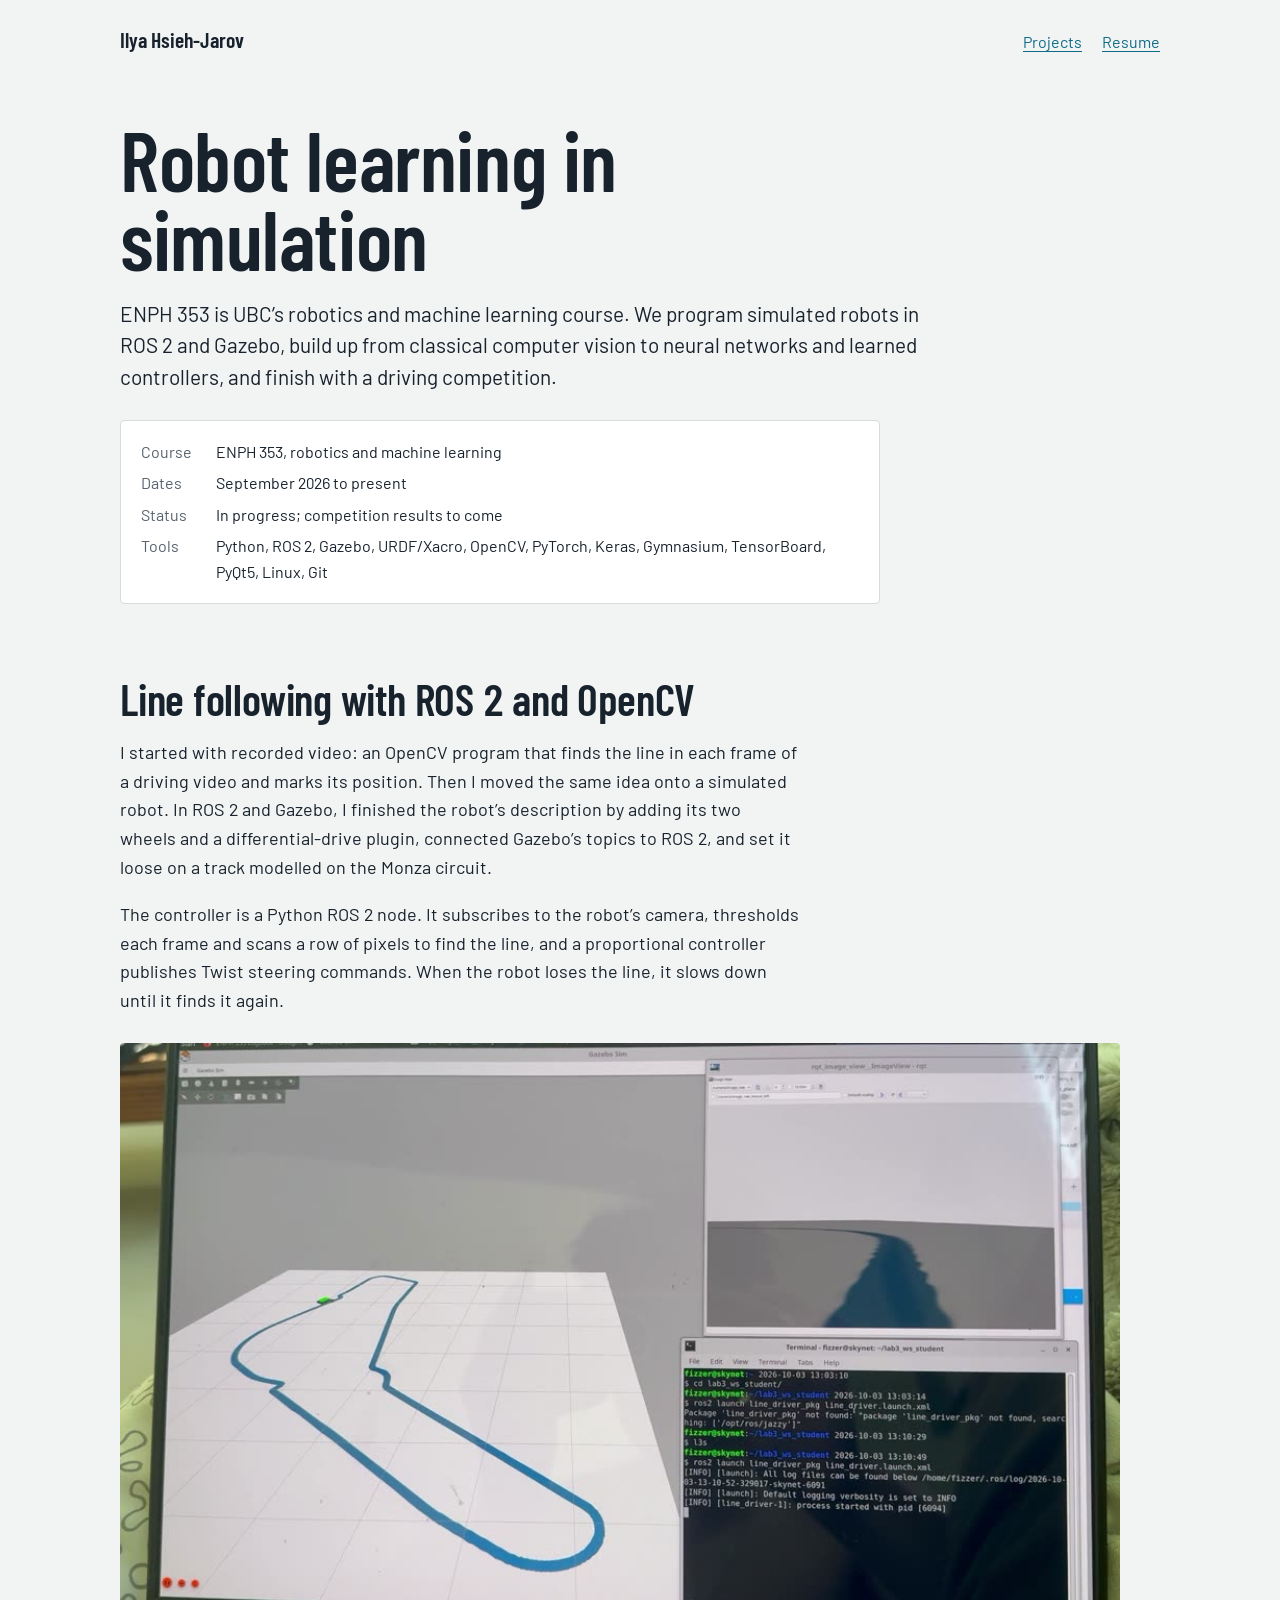
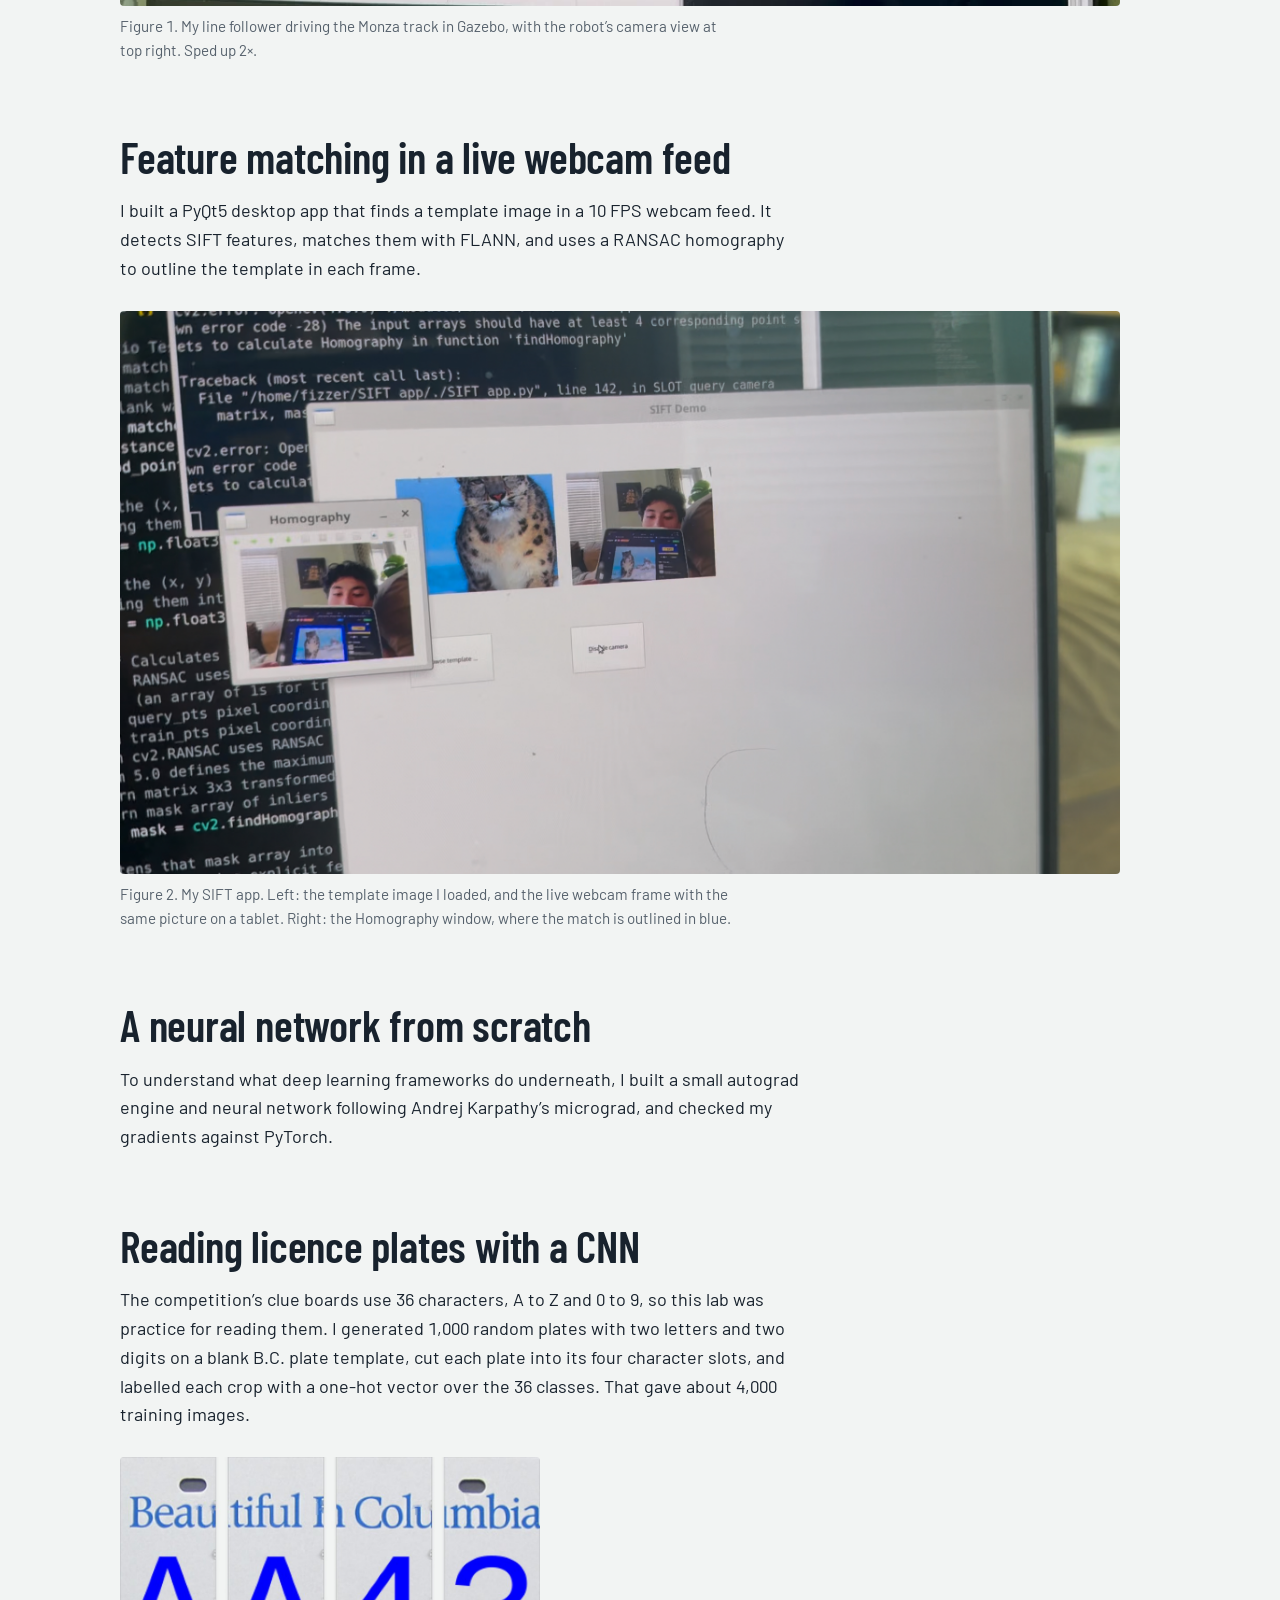
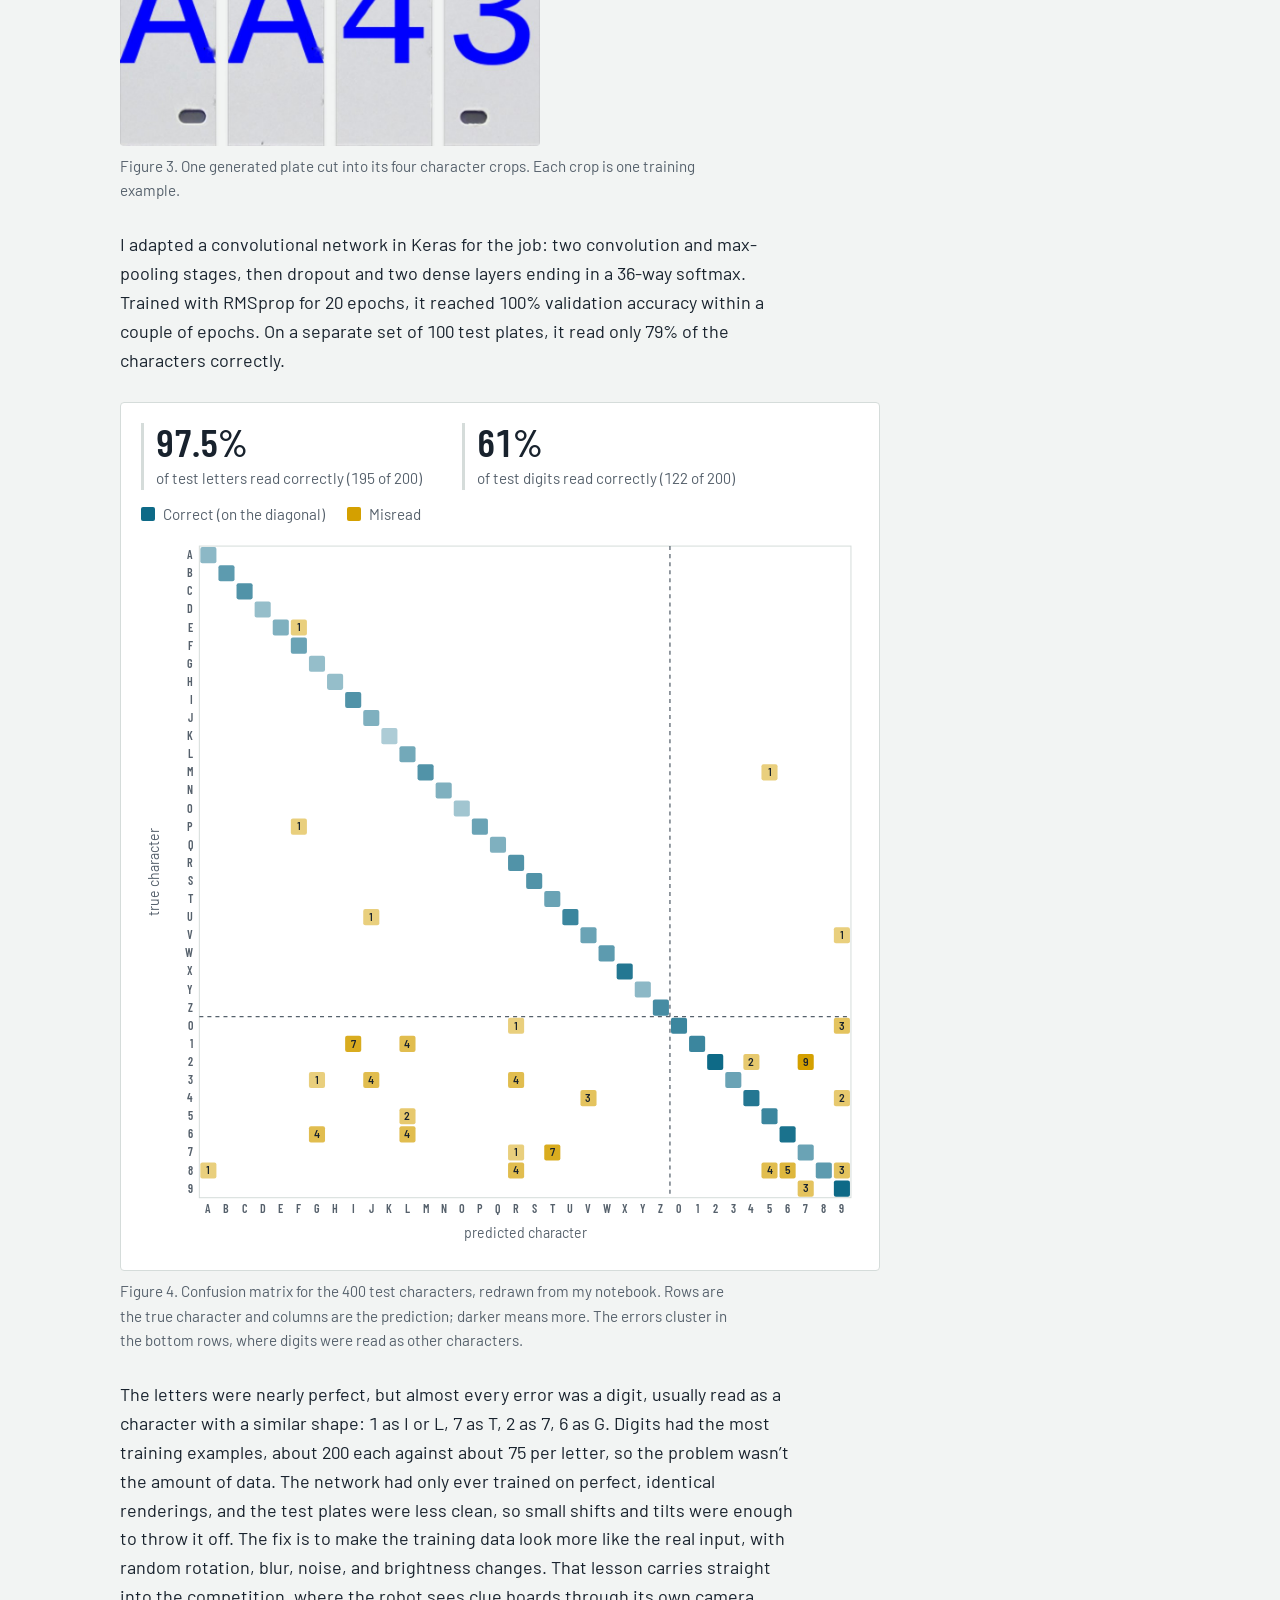
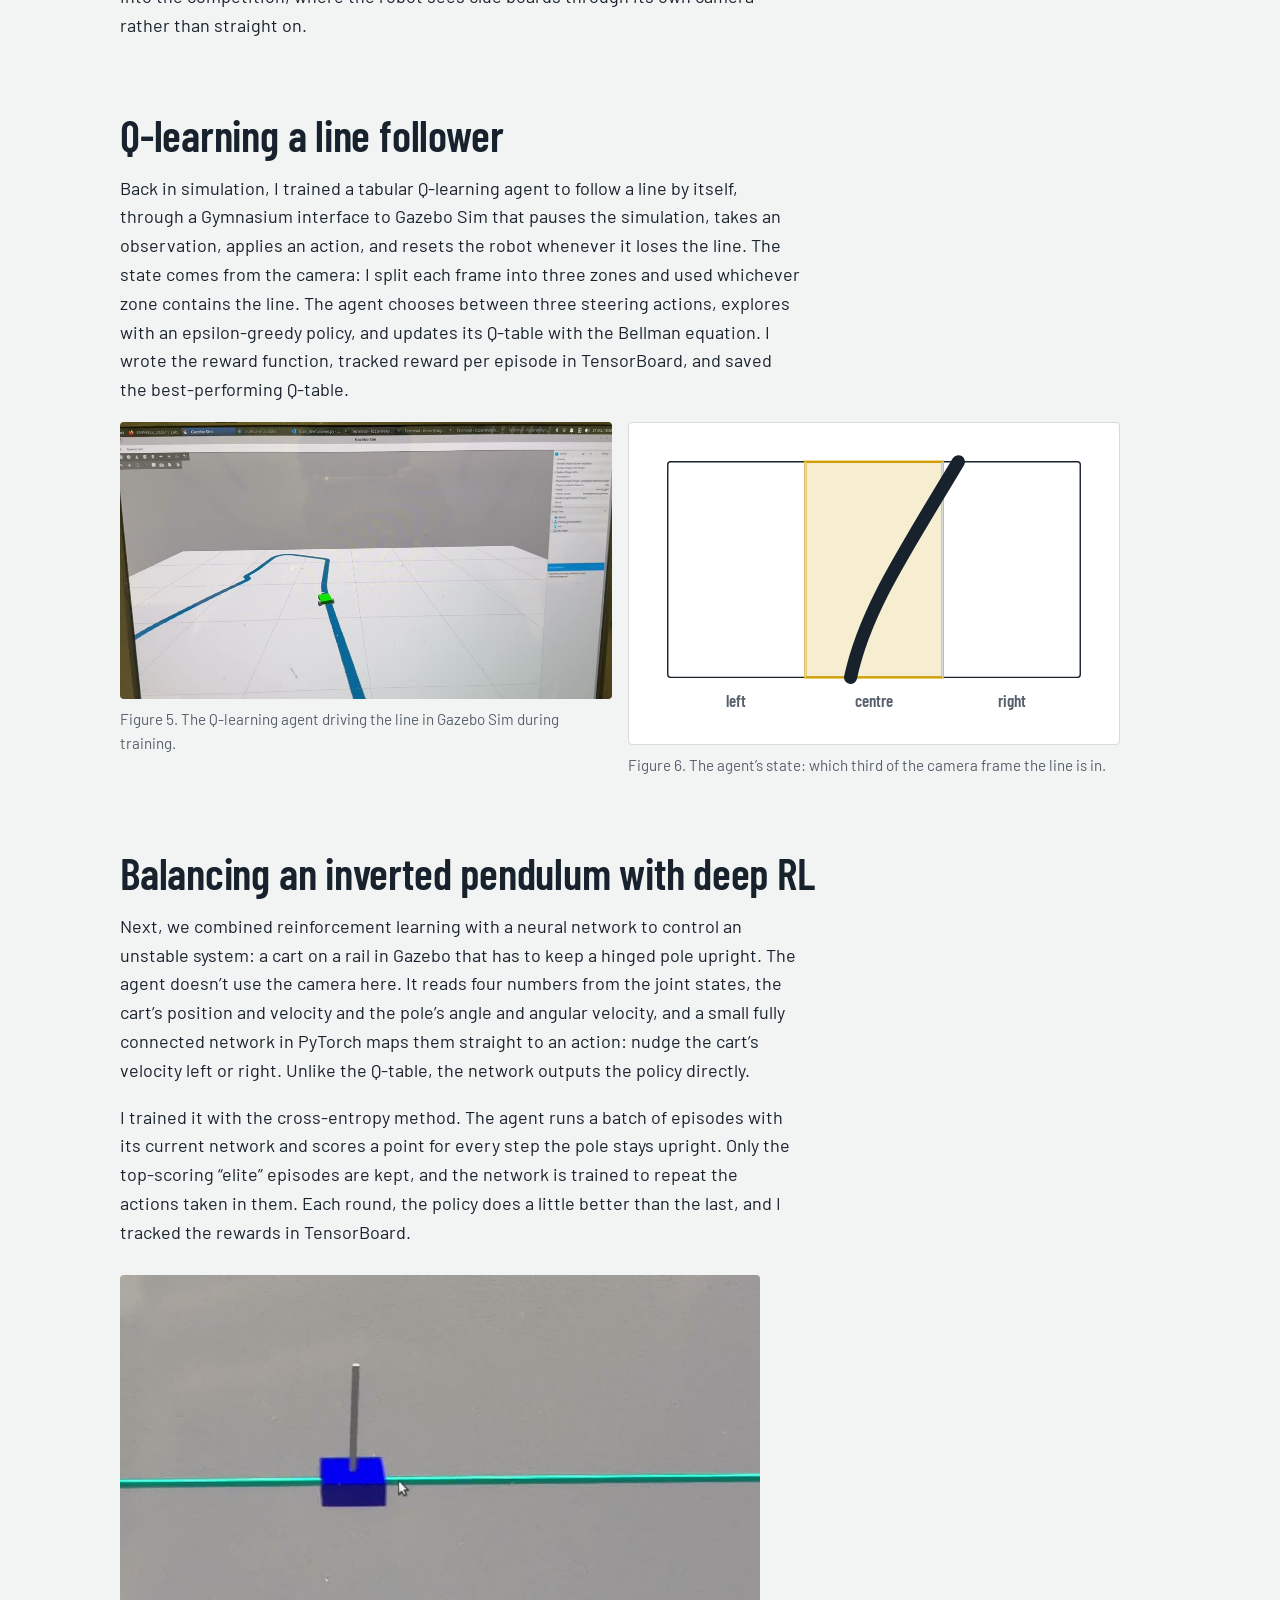
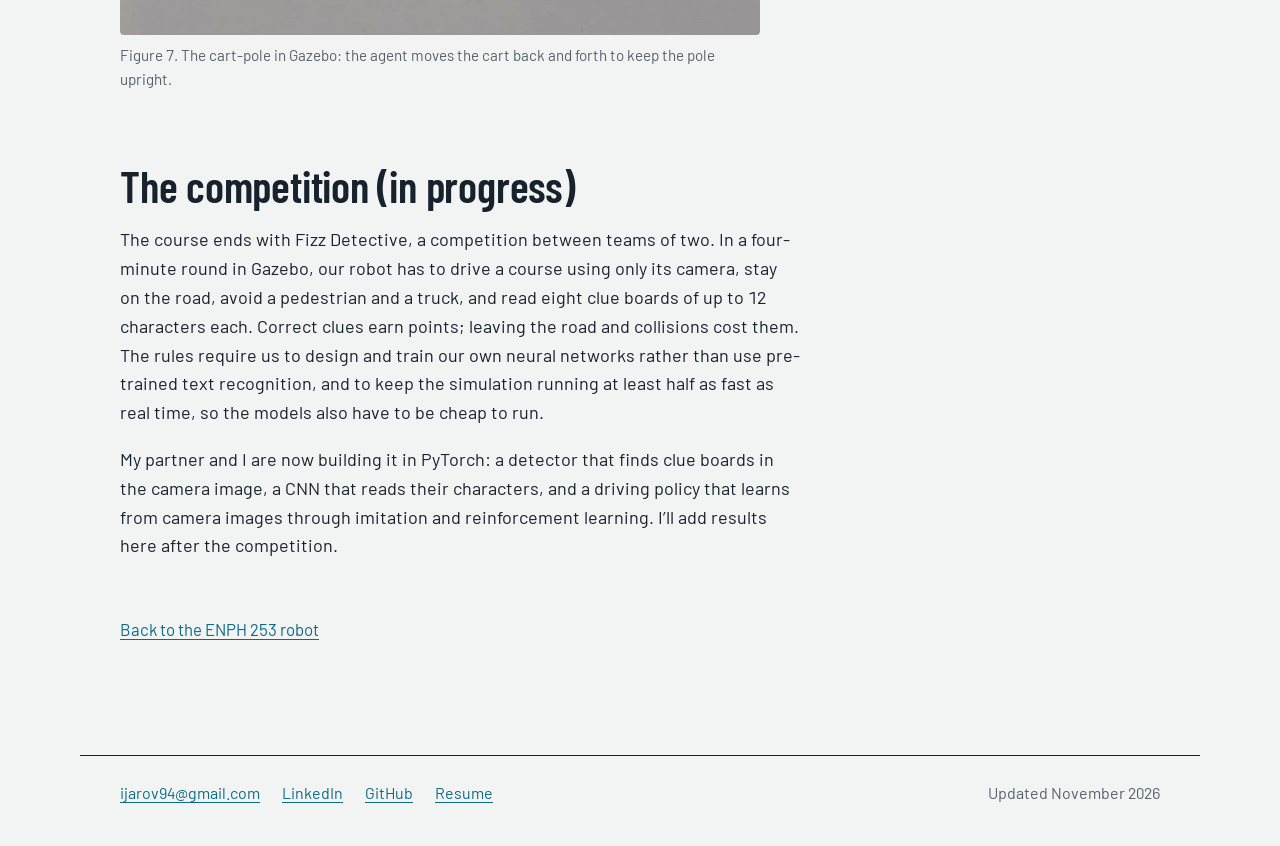
<file: enph-353.html>
<!doctype html>
<html lang="en">
<head>
  <meta charset="utf-8">
  <meta name="viewport" content="width=device-width, initial-scale=1">
  <title>Robot learning in simulation | Ilya Hsieh-Jarov</title>
  <meta name="description" content="ENPH 353: ROS 2 and Gazebo line following, a licence-plate CNN, Q-learning, a cart-pole balanced with deep reinforcement learning, and a competition robot that reads clue boards.">
  <link rel="icon" href="favicon.svg" type="image/svg+xml">
  <link rel="preload" href="fonts/barlow-condensed-latin-600-normal.woff2" as="font" type="font/woff2" crossorigin>
  <link rel="preload" href="fonts/barlow-latin-400-normal.woff2" as="font" type="font/woff2" crossorigin>
  <link rel="stylesheet" href="style.css">
</head>
<body>
<a class="skip" href="#main">Skip to content</a>
<header class="site-head wrap">
  <a class="home" href="index.html">Ilya Hsieh-Jarov</a>
  <nav aria-label="Site">
    <a href="index.html#projects">Projects</a>
    <a href="resume.pdf">Resume</a>
  </nav>
</header>

<main id="main" class="wrap">
  <div class="page-head">
    <h1>Robot learning in simulation</h1>
    <p class="lead">ENPH 353 is UBC’s robotics and machine learning course. We program simulated robots in ROS 2 and Gazebo, build up from classical computer vision to neural networks and learned controllers, and finish with a driving competition.</p>
    <dl class="facts">
      <dt>Course</dt><dd>ENPH 353, robotics and machine learning</dd>
      <dt>Dates</dt><dd>September 2026 to present</dd>
      <dt>Status</dt><dd>In progress; competition results to come</dd>
      <dt>Tools</dt><dd>Python, ROS 2, Gazebo, URDF/Xacro, OpenCV, PyTorch, Keras, Gymnasium, TensorBoard, PyQt5, Linux, Git</dd>
    </dl>
  </div>

  <div class="prose">
    <h2>Line following with ROS 2 and OpenCV</h2>
    <p>I started with recorded video: an OpenCV program that finds the line in each frame of a driving video and marks its position. Then I moved the same idea onto a simulated robot. In ROS 2 and Gazebo, I finished the robot’s description by adding its two wheels and a differential-drive plugin, connected Gazebo’s topics to ROS 2, and set it loose on a track modelled on the Monza circuit.</p>
    <p>The controller is a Python ROS 2 node. It subscribes to the robot’s camera, thresholds each frame and scans a row of pixels to find the line, and a proportional controller publishes Twist steering commands. When the robot loses the line, it slows down until it finds it again.</p>
  </div>
  <figure class="bleed">
    <video src="assets/enph353-line-follow.mp4" poster="assets/enph353-line-follow-poster.jpg" autoplay muted loop playsinline preload="metadata" aria-label="Gazebo window showing the robot driving around the Monza-shaped track, with the robot's camera view and the launch terminal beside it"></video>
    <figcaption>Figure 1. My line follower driving the Monza track in Gazebo, with the robot’s camera view at top right. Sped up 2×.</figcaption>
  </figure>

  <div class="prose">
    <h2>Feature matching in a live webcam feed</h2>
    <p>I built a PyQt5 desktop app that finds a template image in a 10 FPS webcam feed. It detects SIFT features, matches them with FLANN, and uses a RANSAC homography to outline the template in each frame.</p>
  </div>
  <figure class="bleed">
    <img src="assets/enph353-sift.jpg" alt="Left: the app showing the snow leopard template image beside a live webcam frame of me holding up a tablet that displays the same leopard. Right: the Homography window, where the leopard on the tablet is outlined in blue." width="1251" height="369" loading="lazy">
    <figcaption>Figure 2. My SIFT app. Left: the template image I loaded, and the live webcam frame with the same picture on a tablet. Right: the Homography window, where the match is outlined in blue.</figcaption>
  </figure>

  <div class="prose">
    <h2>A neural network from scratch</h2>
    <p>To understand what deep learning frameworks do underneath, I built a small autograd engine and neural network following Andrej Karpathy’s micrograd, and checked my gradients against PyTorch.</p>

    <h2>Reading licence plates with a CNN</h2>
    <p>The competition’s clue boards use 36 characters, A to Z and 0 to 9, so this lab was practice for reading them. I generated 1,000 random plates with two letters and two digits on a blank B.C. plate template, cut each plate into its four character slots, and labelled each crop with a one-hot vector over the 36 classes. That gave about 4,000 training images.</p>
  </div>
  <figure>
    <img class="crops" src="assets/enph353-plate-crops.jpg" alt="A generated plate reading AA 43, cut into four tall crops: A, A, 4, and 3, each with part of the Beautiful British Columbia slogan above it" width="940" height="646" loading="lazy">
    <figcaption>Figure 3. One generated plate cut into its four character crops. Each crop is one training example.</figcaption>
  </figure>

  <div class="prose">
    <p>I adapted a convolutional network in Keras for the job: two convolution and max-pooling stages, then dropout and two dense layers ending in a 36-way softmax. Trained with RMSprop for 20 epochs, it reached 100% validation accuracy within a couple of epochs. On a separate set of 100 test plates, it read only 79% of the characters correctly.</p>
  </div>
  <figure class="cm">
    <div class="diagram-box">
      <div class="cm-head">
        <p class="stat"><span class="stat-num">97.5%</span><span class="stat-label">of test letters read correctly (195 of 200)</span></p>
        <p class="stat"><span class="stat-num">61%</span><span class="stat-label">of test digits read correctly (122 of 200)</span></p>
      </div>
      <ul class="key">
        <li><span class="sw sw-ok" aria-hidden="true"></span>Correct (on the diagonal)</li>
        <li><span class="sw sw-err" aria-hidden="true"></span>Misread</li>
      </ul>
      <svg class="diagram cm-svg" viewBox="0 0 714 714" role="img" aria-labelledby="cm-title cm-desc" xmlns="http://www.w3.org/2000/svg">
<title id="cm-title">Confusion matrix for the licence-plate character CNN</title>
<desc id="cm-desc">400 test characters. Rows are the true character, columns the prediction. Letters A to Z sit almost entirely on the diagonal. Most errors are digits: 1 read as I (7 times) or L (4), 2 as 7 (9), 7 as T (7), 3 as J or R (4 each), 6 as G or L (4 each), and 8 as 6, 5, or R.</desc>
<style>.cm-plot{fill:#fff;stroke:#D5DCDA;stroke-width:1}.cm-split{stroke:#56616C;stroke-width:1.25;stroke-dasharray:4 4}.cm-ok{fill:#0E6A87}.cm-err{fill:#D4A000}.cm-n{font:600 10.5px Barlow,sans-serif;fill:#18222D;text-anchor:middle;pointer-events:none}.cm-tick{font:600 12px "Barlow Condensed",sans-serif;fill:#56616C}.cm-axis{font:400 14px Barlow,sans-serif;fill:#56616C;text-anchor:middle}.cm-group{font:600 30px "Barlow Condensed",sans-serif;fill:#56616C;text-anchor:middle;display:none}@media (max-width:560px){.cm-tick,.cm-axis,.cm-n{display:none}.cm-group{display:inline}}</style>
<rect class="cm-plot" x="58" y="14" width="648" height="648"/>
<rect class="cm-ok" x="59" y="15" width="16" height="16" rx="2" fill-opacity="0.48"><title>True A: 5 of 5 correct</title></rect>
<rect class="cm-ok" x="77" y="33" width="16" height="16" rx="2" fill-opacity="0.67"><title>True B: 9 of 9 correct</title></rect>
<rect class="cm-ok" x="95" y="51" width="16" height="16" rx="2" fill-opacity="0.72"><title>True C: 10 of 10 correct</title></rect>
<rect class="cm-ok" x="113" y="69" width="16" height="16" rx="2" fill-opacity="0.44"><title>True D: 4 of 4 correct</title></rect>
<rect class="cm-ok" x="131" y="87" width="16" height="16" rx="2" fill-opacity="0.53"><title>True E: 6 of 7 correct</title></rect>
<rect class="cm-ok" x="149" y="105" width="16" height="16" rx="2" fill-opacity="0.62"><title>True F: 8 of 8 correct</title></rect>
<rect class="cm-ok" x="167" y="123" width="16" height="16" rx="2" fill-opacity="0.44"><title>True G: 4 of 4 correct</title></rect>
<rect class="cm-ok" x="185" y="141" width="16" height="16" rx="2" fill-opacity="0.44"><title>True H: 4 of 4 correct</title></rect>
<rect class="cm-ok" x="203" y="159" width="16" height="16" rx="2" fill-opacity="0.72"><title>True I: 10 of 10 correct</title></rect>
<rect class="cm-ok" x="221" y="177" width="16" height="16" rx="2" fill-opacity="0.53"><title>True J: 6 of 6 correct</title></rect>
<rect class="cm-ok" x="239" y="195" width="16" height="16" rx="2" fill-opacity="0.34"><title>True K: 2 of 2 correct</title></rect>
<rect class="cm-ok" x="257" y="213" width="16" height="16" rx="2" fill-opacity="0.58"><title>True L: 7 of 7 correct</title></rect>
<rect class="cm-ok" x="275" y="231" width="16" height="16" rx="2" fill-opacity="0.72"><title>True M: 10 of 11 correct</title></rect>
<rect class="cm-ok" x="293" y="249" width="16" height="16" rx="2" fill-opacity="0.53"><title>True N: 6 of 6 correct</title></rect>
<rect class="cm-ok" x="311" y="267" width="16" height="16" rx="2" fill-opacity="0.39"><title>True O: 3 of 3 correct</title></rect>
<rect class="cm-ok" x="329" y="285" width="16" height="16" rx="2" fill-opacity="0.62"><title>True P: 8 of 9 correct</title></rect>
<rect class="cm-ok" x="347" y="303" width="16" height="16" rx="2" fill-opacity="0.53"><title>True Q: 6 of 6 correct</title></rect>
<rect class="cm-ok" x="365" y="321" width="16" height="16" rx="2" fill-opacity="0.72"><title>True R: 10 of 10 correct</title></rect>
<rect class="cm-ok" x="383" y="339" width="16" height="16" rx="2" fill-opacity="0.72"><title>True S: 10 of 10 correct</title></rect>
<rect class="cm-ok" x="401" y="357" width="16" height="16" rx="2" fill-opacity="0.62"><title>True T: 8 of 8 correct</title></rect>
<rect class="cm-ok" x="419" y="375" width="16" height="16" rx="2" fill-opacity="0.81"><title>True U: 12 of 13 correct</title></rect>
<rect class="cm-ok" x="437" y="393" width="16" height="16" rx="2" fill-opacity="0.62"><title>True V: 8 of 9 correct</title></rect>
<rect class="cm-ok" x="455" y="411" width="16" height="16" rx="2" fill-opacity="0.67"><title>True W: 9 of 9 correct</title></rect>
<rect class="cm-ok" x="473" y="429" width="16" height="16" rx="2" fill-opacity="0.91"><title>True X: 14 of 14 correct</title></rect>
<rect class="cm-ok" x="491" y="447" width="16" height="16" rx="2" fill-opacity="0.48"><title>True Y: 5 of 5 correct</title></rect>
<rect class="cm-ok" x="509" y="465" width="16" height="16" rx="2" fill-opacity="0.77"><title>True Z: 11 of 11 correct</title></rect>
<rect class="cm-ok" x="527" y="483" width="16" height="16" rx="2" fill-opacity="0.81"><title>True 0: 12 of 16 correct</title></rect>
<rect class="cm-ok" x="545" y="501" width="16" height="16" rx="2" fill-opacity="0.81"><title>True 1: 12 of 23 correct</title></rect>
<rect class="cm-ok" x="563" y="519" width="16" height="16" rx="2" fill-opacity="1.00"><title>True 2: 16 of 27 correct</title></rect>
<rect class="cm-ok" x="581" y="537" width="16" height="16" rx="2" fill-opacity="0.62"><title>True 3: 8 of 17 correct</title></rect>
<rect class="cm-ok" x="599" y="555" width="16" height="16" rx="2" fill-opacity="0.91"><title>True 4: 14 of 19 correct</title></rect>
<rect class="cm-ok" x="617" y="573" width="16" height="16" rx="2" fill-opacity="0.81"><title>True 5: 12 of 14 correct</title></rect>
<rect class="cm-ok" x="635" y="591" width="16" height="16" rx="2" fill-opacity="0.95"><title>True 6: 15 of 23 correct</title></rect>
<rect class="cm-ok" x="653" y="609" width="16" height="16" rx="2" fill-opacity="0.62"><title>True 7: 8 of 16 correct</title></rect>
<rect class="cm-ok" x="671" y="627" width="16" height="16" rx="2" fill-opacity="0.67"><title>True 8: 9 of 26 correct</title></rect>
<rect class="cm-ok" x="689" y="645" width="16" height="16" rx="2" fill-opacity="1.00"><title>True 9: 16 of 19 correct</title></rect>
<rect class="cm-err" x="149" y="87" width="16" height="16" rx="2" fill-opacity="0.51"><title>True E, predicted F: 1 of 7</title></rect>
<text class="cm-n" x="157.0" y="98.8">1</text>
<rect class="cm-err" x="617" y="231" width="16" height="16" rx="2" fill-opacity="0.51"><title>True M, predicted 5: 1 of 11</title></rect>
<text class="cm-n" x="625.0" y="242.8">1</text>
<rect class="cm-err" x="149" y="285" width="16" height="16" rx="2" fill-opacity="0.51"><title>True P, predicted F: 1 of 9</title></rect>
<text class="cm-n" x="157.0" y="296.8">1</text>
<rect class="cm-err" x="221" y="375" width="16" height="16" rx="2" fill-opacity="0.51"><title>True U, predicted J: 1 of 13</title></rect>
<text class="cm-n" x="229.0" y="386.8">1</text>
<rect class="cm-err" x="689" y="393" width="16" height="16" rx="2" fill-opacity="0.51"><title>True V, predicted 9: 1 of 9</title></rect>
<text class="cm-n" x="697.0" y="404.8">1</text>
<rect class="cm-err" x="365" y="483" width="16" height="16" rx="2" fill-opacity="0.51"><title>True 0, predicted R: 1 of 16</title></rect>
<text class="cm-n" x="373.0" y="494.8">1</text>
<rect class="cm-err" x="689" y="483" width="16" height="16" rx="2" fill-opacity="0.63"><title>True 0, predicted 9: 3 of 16</title></rect>
<text class="cm-n" x="697.0" y="494.8">3</text>
<rect class="cm-err" x="203" y="501" width="16" height="16" rx="2" fill-opacity="0.88"><title>True 1, predicted I: 7 of 23</title></rect>
<text class="cm-n" x="211.0" y="512.8">7</text>
<rect class="cm-err" x="257" y="501" width="16" height="16" rx="2" fill-opacity="0.69"><title>True 1, predicted L: 4 of 23</title></rect>
<text class="cm-n" x="265.0" y="512.8">4</text>
<rect class="cm-err" x="599" y="519" width="16" height="16" rx="2" fill-opacity="0.57"><title>True 2, predicted 4: 2 of 27</title></rect>
<text class="cm-n" x="607.0" y="530.8">2</text>
<rect class="cm-err" x="653" y="519" width="16" height="16" rx="2" fill-opacity="1.00"><title>True 2, predicted 7: 9 of 27</title></rect>
<text class="cm-n" x="661.0" y="530.8">9</text>
<rect class="cm-err" x="167" y="537" width="16" height="16" rx="2" fill-opacity="0.51"><title>True 3, predicted G: 1 of 17</title></rect>
<text class="cm-n" x="175.0" y="548.8">1</text>
<rect class="cm-err" x="221" y="537" width="16" height="16" rx="2" fill-opacity="0.69"><title>True 3, predicted J: 4 of 17</title></rect>
<text class="cm-n" x="229.0" y="548.8">4</text>
<rect class="cm-err" x="365" y="537" width="16" height="16" rx="2" fill-opacity="0.69"><title>True 3, predicted R: 4 of 17</title></rect>
<text class="cm-n" x="373.0" y="548.8">4</text>
<rect class="cm-err" x="437" y="555" width="16" height="16" rx="2" fill-opacity="0.63"><title>True 4, predicted V: 3 of 19</title></rect>
<text class="cm-n" x="445.0" y="566.8">3</text>
<rect class="cm-err" x="689" y="555" width="16" height="16" rx="2" fill-opacity="0.57"><title>True 4, predicted 9: 2 of 19</title></rect>
<text class="cm-n" x="697.0" y="566.8">2</text>
<rect class="cm-err" x="257" y="573" width="16" height="16" rx="2" fill-opacity="0.57"><title>True 5, predicted L: 2 of 14</title></rect>
<text class="cm-n" x="265.0" y="584.8">2</text>
<rect class="cm-err" x="167" y="591" width="16" height="16" rx="2" fill-opacity="0.69"><title>True 6, predicted G: 4 of 23</title></rect>
<text class="cm-n" x="175.0" y="602.8">4</text>
<rect class="cm-err" x="257" y="591" width="16" height="16" rx="2" fill-opacity="0.69"><title>True 6, predicted L: 4 of 23</title></rect>
<text class="cm-n" x="265.0" y="602.8">4</text>
<rect class="cm-err" x="365" y="609" width="16" height="16" rx="2" fill-opacity="0.51"><title>True 7, predicted R: 1 of 16</title></rect>
<text class="cm-n" x="373.0" y="620.8">1</text>
<rect class="cm-err" x="401" y="609" width="16" height="16" rx="2" fill-opacity="0.88"><title>True 7, predicted T: 7 of 16</title></rect>
<text class="cm-n" x="409.0" y="620.8">7</text>
<rect class="cm-err" x="59" y="627" width="16" height="16" rx="2" fill-opacity="0.51"><title>True 8, predicted A: 1 of 26</title></rect>
<text class="cm-n" x="67.0" y="638.8">1</text>
<rect class="cm-err" x="365" y="627" width="16" height="16" rx="2" fill-opacity="0.69"><title>True 8, predicted R: 4 of 26</title></rect>
<text class="cm-n" x="373.0" y="638.8">4</text>
<rect class="cm-err" x="617" y="627" width="16" height="16" rx="2" fill-opacity="0.69"><title>True 8, predicted 5: 4 of 26</title></rect>
<text class="cm-n" x="625.0" y="638.8">4</text>
<rect class="cm-err" x="635" y="627" width="16" height="16" rx="2" fill-opacity="0.76"><title>True 8, predicted 6: 5 of 26</title></rect>
<text class="cm-n" x="643.0" y="638.8">5</text>
<rect class="cm-err" x="689" y="627" width="16" height="16" rx="2" fill-opacity="0.63"><title>True 8, predicted 9: 3 of 26</title></rect>
<text class="cm-n" x="697.0" y="638.8">3</text>
<rect class="cm-err" x="653" y="645" width="16" height="16" rx="2" fill-opacity="0.63"><title>True 9, predicted 7: 3 of 19</title></rect>
<text class="cm-n" x="661.0" y="656.8">3</text>
<line class="cm-split" x1="526" y1="14" x2="526" y2="662"/>
<line class="cm-split" x1="58" y1="482" x2="706" y2="482"/>
<text class="cm-tick" x="52" y="27.0" text-anchor="end">A</text>
<text class="cm-tick" x="67.0" y="677" text-anchor="middle">A</text>
<text class="cm-tick" x="52" y="45.0" text-anchor="end">B</text>
<text class="cm-tick" x="85.0" y="677" text-anchor="middle">B</text>
<text class="cm-tick" x="52" y="63.0" text-anchor="end">C</text>
<text class="cm-tick" x="103.0" y="677" text-anchor="middle">C</text>
<text class="cm-tick" x="52" y="81.0" text-anchor="end">D</text>
<text class="cm-tick" x="121.0" y="677" text-anchor="middle">D</text>
<text class="cm-tick" x="52" y="99.0" text-anchor="end">E</text>
<text class="cm-tick" x="139.0" y="677" text-anchor="middle">E</text>
<text class="cm-tick" x="52" y="117.0" text-anchor="end">F</text>
<text class="cm-tick" x="157.0" y="677" text-anchor="middle">F</text>
<text class="cm-tick" x="52" y="135.0" text-anchor="end">G</text>
<text class="cm-tick" x="175.0" y="677" text-anchor="middle">G</text>
<text class="cm-tick" x="52" y="153.0" text-anchor="end">H</text>
<text class="cm-tick" x="193.0" y="677" text-anchor="middle">H</text>
<text class="cm-tick" x="52" y="171.0" text-anchor="end">I</text>
<text class="cm-tick" x="211.0" y="677" text-anchor="middle">I</text>
<text class="cm-tick" x="52" y="189.0" text-anchor="end">J</text>
<text class="cm-tick" x="229.0" y="677" text-anchor="middle">J</text>
<text class="cm-tick" x="52" y="207.0" text-anchor="end">K</text>
<text class="cm-tick" x="247.0" y="677" text-anchor="middle">K</text>
<text class="cm-tick" x="52" y="225.0" text-anchor="end">L</text>
<text class="cm-tick" x="265.0" y="677" text-anchor="middle">L</text>
<text class="cm-tick" x="52" y="243.0" text-anchor="end">M</text>
<text class="cm-tick" x="283.0" y="677" text-anchor="middle">M</text>
<text class="cm-tick" x="52" y="261.0" text-anchor="end">N</text>
<text class="cm-tick" x="301.0" y="677" text-anchor="middle">N</text>
<text class="cm-tick" x="52" y="279.0" text-anchor="end">O</text>
<text class="cm-tick" x="319.0" y="677" text-anchor="middle">O</text>
<text class="cm-tick" x="52" y="297.0" text-anchor="end">P</text>
<text class="cm-tick" x="337.0" y="677" text-anchor="middle">P</text>
<text class="cm-tick" x="52" y="315.0" text-anchor="end">Q</text>
<text class="cm-tick" x="355.0" y="677" text-anchor="middle">Q</text>
<text class="cm-tick" x="52" y="333.0" text-anchor="end">R</text>
<text class="cm-tick" x="373.0" y="677" text-anchor="middle">R</text>
<text class="cm-tick" x="52" y="351.0" text-anchor="end">S</text>
<text class="cm-tick" x="391.0" y="677" text-anchor="middle">S</text>
<text class="cm-tick" x="52" y="369.0" text-anchor="end">T</text>
<text class="cm-tick" x="409.0" y="677" text-anchor="middle">T</text>
<text class="cm-tick" x="52" y="387.0" text-anchor="end">U</text>
<text class="cm-tick" x="427.0" y="677" text-anchor="middle">U</text>
<text class="cm-tick" x="52" y="405.0" text-anchor="end">V</text>
<text class="cm-tick" x="445.0" y="677" text-anchor="middle">V</text>
<text class="cm-tick" x="52" y="423.0" text-anchor="end">W</text>
<text class="cm-tick" x="463.0" y="677" text-anchor="middle">W</text>
<text class="cm-tick" x="52" y="441.0" text-anchor="end">X</text>
<text class="cm-tick" x="481.0" y="677" text-anchor="middle">X</text>
<text class="cm-tick" x="52" y="459.0" text-anchor="end">Y</text>
<text class="cm-tick" x="499.0" y="677" text-anchor="middle">Y</text>
<text class="cm-tick" x="52" y="477.0" text-anchor="end">Z</text>
<text class="cm-tick" x="517.0" y="677" text-anchor="middle">Z</text>
<text class="cm-tick" x="52" y="495.0" text-anchor="end">0</text>
<text class="cm-tick" x="535.0" y="677" text-anchor="middle">0</text>
<text class="cm-tick" x="52" y="513.0" text-anchor="end">1</text>
<text class="cm-tick" x="553.0" y="677" text-anchor="middle">1</text>
<text class="cm-tick" x="52" y="531.0" text-anchor="end">2</text>
<text class="cm-tick" x="571.0" y="677" text-anchor="middle">2</text>
<text class="cm-tick" x="52" y="549.0" text-anchor="end">3</text>
<text class="cm-tick" x="589.0" y="677" text-anchor="middle">3</text>
<text class="cm-tick" x="52" y="567.0" text-anchor="end">4</text>
<text class="cm-tick" x="607.0" y="677" text-anchor="middle">4</text>
<text class="cm-tick" x="52" y="585.0" text-anchor="end">5</text>
<text class="cm-tick" x="625.0" y="677" text-anchor="middle">5</text>
<text class="cm-tick" x="52" y="603.0" text-anchor="end">6</text>
<text class="cm-tick" x="643.0" y="677" text-anchor="middle">6</text>
<text class="cm-tick" x="52" y="621.0" text-anchor="end">7</text>
<text class="cm-tick" x="661.0" y="677" text-anchor="middle">7</text>
<text class="cm-tick" x="52" y="639.0" text-anchor="end">8</text>
<text class="cm-tick" x="679.0" y="677" text-anchor="middle">8</text>
<text class="cm-tick" x="52" y="657.0" text-anchor="end">9</text>
<text class="cm-tick" x="697.0" y="677" text-anchor="middle">9</text>
<text class="cm-axis" x="382.0" y="702">predicted character</text>
<text class="cm-axis" transform="translate(18 338.0) rotate(-90)">true character</text>
<text class="cm-group" x="292.0" y="700">A–Z</text>
<text class="cm-group" x="616.0" y="700">0–9</text>
<text class="cm-group" transform="translate(40 248.0) rotate(-90)">A–Z</text>
<text class="cm-group" transform="translate(40 572.0) rotate(-90)">0–9</text>
</svg>
    </div>
    <figcaption>Figure 4. Confusion matrix for the 400 test characters, redrawn from my notebook. Rows are the true character and columns are the prediction; darker means more. The errors cluster in the bottom rows, where digits were read as other characters.</figcaption>
  </figure>

  <div class="prose">
    <p>The letters were nearly perfect, but almost every error was a digit, usually read as a character with a similar shape: 1 as I or L, 7 as T, 2 as 7, 6 as G. Digits had the most training examples, about 200 each against about 75 per letter, so the problem wasn’t the amount of data. The network had only ever trained on perfect, identical renderings, and the test plates were less clean, so small shifts and tilts were enough to throw it off. The fix is to make the training data look more like the real input, with random rotation, blur, noise, and brightness changes. That lesson carries straight into the competition, where the robot sees clue boards through its own camera rather than straight on.</p>

    <h2>Q-learning a line follower</h2>
    <p>Back in simulation, I trained a tabular Q-learning agent to follow a line by itself, through a Gymnasium interface to Gazebo Sim that pauses the simulation, takes an observation, applies an action, and resets the robot whenever it loses the line. The state comes from the camera: I split each frame into three zones and used whichever zone contains the line. The agent chooses between three steering actions, explores with an epsilon-greedy policy, and updates its Q-table with the Bellman equation. I wrote the reward function, tracked reward per episode in TensorBoard, and saved the best-performing Q-table.</p>
  </div>
  <div class="pair">
    <figure>
      <video src="assets/enph353-rl-line.mp4" poster="assets/enph353-rl-line-poster.jpg" autoplay muted loop playsinline preload="metadata" aria-label="Gazebo Sim showing the small green robot following a blue line during Q-learning training"></video>
      <figcaption>Figure 5. The Q-learning agent driving the line in Gazebo Sim during training.</figcaption>
    </figure>
    <figure>
    <div class="diagram-box"><svg class="diagram" viewBox="0 0 480 300" role="img" aria-labelledby="st-title st-desc" xmlns="http://www.w3.org/2000/svg">
<title id="st-title">Q-learning state from the camera image</title>
<desc id="st-desc">The camera frame is split into left, centre, and right zones. The zone that contains the line becomes the agent's state.</desc>
<style>.frame{fill:#fff;stroke:#18222D;stroke-width:1.5}.zone{fill:none;stroke:#D5DCDA;stroke-width:1.5}.hit{fill:#D4A000;fill-opacity:.18;stroke:#D4A000;stroke-width:2.5}.line{fill:none;stroke:#18222D;stroke-width:14;stroke-linecap:round}.zl{font:600 18px "Barlow Condensed",sans-serif;fill:#56616C;text-anchor:middle}</style>
<rect class="frame" x="20" y="20" width="440" height="230" rx="3"/>
<rect class="hit" x="166.7" y="20" width="146.6" height="230"/>
<line class="zone" x1="166.7" y1="20" x2="166.7" y2="250"/><line class="zone" x1="313.3" y1="20" x2="313.3" y2="250"/>
<path class="line" d="M215,250 C230,180 270,120 330,20"/>
<text class="zl" x="93" y="282">left</text><text class="zl" x="240" y="282">centre</text><text class="zl" x="387" y="282">right</text>
</svg></div>
    <figcaption>Figure 6. The agent’s state: which third of the camera frame the line is in.</figcaption>
    </figure>
  </div>
  <!-- To add: the TensorBoard reward-per-episode plot.
  <figure>
    <img src="assets/enph353-reward.png" alt="Reward per episode rising during Q-learning training" loading="lazy">
    <figcaption>Reward per episode during training.</figcaption>
  </figure>
  -->

  <div class="prose">
    <h2>Balancing an inverted pendulum with deep RL</h2>
    <p>Next, we combined reinforcement learning with a neural network to control an unstable system: a cart on a rail in Gazebo that has to keep a hinged pole upright. The agent doesn’t use the camera here. It reads four numbers from the joint states, the cart’s position and velocity and the pole’s angle and angular velocity, and a small fully connected network in PyTorch maps them straight to an action: nudge the cart’s velocity left or right. Unlike the Q-table, the network outputs the policy directly.</p>
    <p>I trained it with the cross-entropy method. The agent runs a batch of episodes with its current network and scores a point for every step the pole stays upright. Only the top-scoring “elite” episodes are kept, and the network is trained to repeat the actions taken in them. Each round, the policy does a little better than the last, and I tracked the rewards in TensorBoard.</p>
  </div>
  <figure>
    <video class="cartpole" src="assets/enph353-cartpole.mp4" poster="assets/enph353-cartpole-poster.jpg" autoplay muted loop playsinline preload="metadata" aria-label="A blue cart on a rail in Gazebo, moving to keep a vertical pole balanced"></video>
    <figcaption>Figure 7. The cart-pole in Gazebo: the agent moves the cart back and forth to keep the pole upright.</figcaption>
  </figure>

  <div class="prose">
    <h2>The competition (in progress)</h2>
    <p>The course ends with Fizz Detective, a competition between teams of two. In a four-minute round in Gazebo, our robot has to drive a course using only its camera, stay on the road, avoid a pedestrian and a truck, and read eight clue boards of up to 12 characters each. Correct clues earn points; leaving the road and collisions cost them. The rules require us to design and train our own neural networks rather than use pre-trained text recognition, and to keep the simulation running at least half as fast as real time, so the models also have to be cheap to run.</p>
    <p>My partner and I are now building it in PyTorch: a detector that finds clue boards in the camera image, a CNN that reads their characters, and a driving policy that learns from camera images through imitation and reinforcement learning. I’ll add results here after the competition.</p>
  </div>

  <p class="next"><a href="enph-253.html">Back to the ENPH 253 robot</a></p>
</main>

<footer class="site-foot wrap">
  <div class="contact">
    <a href="mailto:ijarov94@gmail.com">ijarov94@gmail.com</a>
    <a href="https://www.linkedin.com/in/ilya-hsieh-jarov">LinkedIn</a>
    <a href="https://github.com/Ijarov">GitHub</a>
    <a href="resume.pdf">Resume</a>
  </div>
  <span>Updated November 2026</span>
</footer>
<script src="site.js"></script>
</body>
</html>
</file>
<file: style.css>
/* Ilya Hsieh-Jarov portfolio
   Palette: paper, ink, graphite, graticule, channel-1 yellow (traces only), probe teal (links). */
@font-face { font-family: "Barlow"; src: url("fonts/barlow-latin-400-normal.woff2") format("woff2"); font-weight: 400; font-style: normal; font-display: swap; }
@font-face { font-family: "Barlow"; src: url("fonts/barlow-latin-400-italic.woff2") format("woff2"); font-weight: 400; font-style: italic; font-display: swap; }
@font-face { font-family: "Barlow"; src: url("fonts/barlow-latin-600-normal.woff2") format("woff2"); font-weight: 600; font-style: normal; font-display: swap; }
@font-face { font-family: "Barlow Condensed"; src: url("fonts/barlow-condensed-latin-600-normal.woff2") format("woff2"); font-weight: 600; font-style: normal; font-display: swap; }

:root {
  --paper: #F2F4F3;
  --surface: #FFFFFF;
  --ink: #18222D;
  --graphite: #56616C;
  --graticule: #D5DCDA;
  --trace: #D4A000;
  --probe: #0E6A87;
  --probe-dark: #0A5068;

  --font-body: "Barlow", "Helvetica Neue", Arial, sans-serif;
  --font-display: "Barlow Condensed", "Arial Narrow", sans-serif;

  --measure: 68ch;
  --wide: 1120px;
  --gutter: clamp(16px, 4vw, 40px);
}

*, *::before, *::after { box-sizing: border-box; }

html { -webkit-text-size-adjust: 100%; }

body {
  margin: 0;
  background: var(--paper);
  color: var(--ink);
  font-family: var(--font-body);
  font-size: 1.125rem;          /* 18px */
  line-height: 1.6;
  font-variant-numeric: tabular-nums;
}

img, video, svg { max-width: 100%; height: auto; display: block; }

a { color: var(--probe); text-decoration-thickness: 1px; text-underline-offset: 3px; }
a:hover { color: var(--probe-dark); text-decoration-thickness: 2px; }
a:focus-visible, .button:focus-visible {
  outline: 3px solid var(--probe);
  outline-offset: 3px;
  border-radius: 2px;
}

.skip {
  position: absolute; left: -9999px; top: 8px;
  background: var(--ink); color: var(--paper); padding: 8px 12px;
}
.skip:focus { left: 8px; z-index: 10; }

.wrap { max-width: var(--wide); margin: 0 auto; padding: 0 var(--gutter); }

h1, h2, h3 {
  font-family: var(--font-display);
  font-weight: 600;
  line-height: 1.05;
  letter-spacing: -0.005em;
  margin: 0;
}
h2 { font-size: clamp(2rem, 4.5vw, 2.75rem); }
h3 { font-size: 1.6rem; }

p { margin: 0 0 1em; max-width: var(--measure); }

/* ---------- Site header (inner pages) ---------- */
.site-head {
  display: flex; align-items: baseline; justify-content: space-between; gap: 16px;
  padding-top: 22px; padding-bottom: 22px;
}
.site-head .home {
  font-family: var(--font-display); font-weight: 600; font-size: 1.35rem;
  color: var(--ink); text-decoration: none;
}
.site-head nav { display: flex; gap: 20px; font-size: 1rem; }

/* ---------- Hero: the oscilloscope ---------- */
.hero { padding-top: clamp(28px, 6vw, 64px); }

.scope {
  position: relative;
  margin: 0;
  background-color: var(--surface);
  border: 1.5px solid var(--ink);
  border-radius: 6px;
  /* graticule: 10 major divisions across, 4 down */
  background-image:
    linear-gradient(to right, var(--graticule) 1px, transparent 1px),
    linear-gradient(to bottom, var(--graticule) 1px, transparent 1px);
  background-size: 10% 100%, 100% 25%;
  background-position: -1px 0, 0 -1px;
  overflow: hidden;
}
.scope-inner { position: relative; padding: clamp(20px, 4vw, 44px) clamp(18px, 4vw, 44px) 0; }

.scope h1 {
  font-size: clamp(2rem, 14vw, 9rem);
  white-space: nowrap;
  line-height: 0.88;
  letter-spacing: -0.015em;
  position: relative; z-index: 1;
}
.nowrap { white-space: nowrap; }

.scope-trace { width: 100%; height: clamp(110px, 18vw, 200px); margin-top: clamp(4px, 2vw, 20px); }
.trace { fill: none; stroke: var(--trace); stroke-width: 3; stroke-linejoin: round; vector-effect: non-scaling-stroke; }
.trace-clean { stroke-width: 3.5; }

.scope-mark {
  position: absolute; left: 50%; top: 0; bottom: 0;
  border-left: 1.5px dashed var(--graphite);
  transform: translateX(-0.75px);
}

.scope figcaption {
  border-top: 1.5px solid var(--ink);
  padding: 10px clamp(18px, 4vw, 44px);
  font-size: 0.95rem; color: var(--graphite);
  background: var(--paper);
  max-width: none; margin: 0;
}

@media (prefers-reduced-motion: no-preference) {
  .trace { stroke-dasharray: 1; stroke-dashoffset: 1; }
  .trace-noisy { animation: draw 1.6s cubic-bezier(.4,0,.2,1) .25s forwards; }
  .trace-clean { animation: draw 1.1s cubic-bezier(.4,0,.2,1) 2.05s forwards; }
  .scope-mark { opacity: 0; animation: appear .35s ease-out 1.8s forwards; }
  @keyframes draw { to { stroke-dashoffset: 0; } }
  @keyframes appear { to { opacity: 1; } }
}

.intro {
  display: grid; grid-template-columns: minmax(0, 1.4fr) minmax(0, 1fr);
  gap: clamp(20px, 4vw, 56px);
  padding-top: clamp(24px, 4vw, 40px);
}
.intro .lead { font-size: 1.3rem; line-height: 1.5; }
.status {
  border-left: 3px solid var(--trace);
  padding-left: 16px;
  color: var(--ink);
}
.status p { margin: 0 0 6px; }
.status .small { color: var(--graphite); font-size: 1rem; }

.links { display: flex; flex-wrap: wrap; align-items: center; gap: 12px 22px; margin-top: 18px; }
.button {
  display: inline-block;
  background: var(--ink); color: var(--paper);
  padding: 10px 18px; border-radius: 3px;
  font-weight: 600; text-decoration: none;
}
.button:hover { background: var(--probe-dark); color: #fff; }

/* ---------- Sections ---------- */
.section { padding-top: clamp(56px, 8vw, 96px); }
.section > h2 { margin-bottom: 28px; }

/* Featured project */
.feature {
  display: grid; grid-template-columns: minmax(0, 1.35fr) minmax(0, 1fr);
  gap: clamp(20px, 4vw, 48px); align-items: start;
}
.feature video, .feature img { width: 100%; border-radius: 4px; background: #ddd; }
.course { color: var(--graphite); font-size: 1rem; margin: 6px 0 14px; }
.feature ul, .prose ul { padding-left: 1.1em; margin: 0 0 1em; max-width: var(--measure); }
.feature li, .prose li { margin-bottom: 0.4em; }

/* Project rows */
.rows { margin-top: clamp(40px, 6vw, 64px); display: grid; gap: clamp(36px, 5vw, 56px); }
.row {
  display: grid; grid-template-columns: minmax(0, 340px) minmax(0, 1fr);
  gap: clamp(20px, 4vw, 48px); align-items: start;
}
.row .art { background: var(--surface); border: 1px solid var(--graticule); border-radius: 4px; padding: 12px; }
.tag-progress { font-size: 0.95rem; color: var(--graphite); }

/* Experience */
.jobs { display: grid; gap: 26px; max-width: 860px; }
.job-head { display: flex; flex-wrap: wrap; justify-content: space-between; gap: 4px 16px; align-items: baseline; }
.job-head h3 { font-size: 1.45rem; }
.job-head .when { color: var(--graphite); font-size: 1rem; }
.job .where { color: var(--graphite); margin: 2px 0 6px; font-size: 1rem; }

/* Skills */
.skills { display: grid; grid-template-columns: 170px 1fr; gap: 10px 28px; max-width: 900px; margin: 0; }
.skills dt { font-family: var(--font-display); font-weight: 600; font-size: 1.25rem; }
.skills dd { margin: 0; }

/* Footer */
.site-foot {
  margin-top: clamp(64px, 9vw, 112px);
  border-top: 1.5px solid var(--ink);
  padding-top: 24px; padding-bottom: 40px;
  display: flex; flex-wrap: wrap; gap: 10px 28px; justify-content: space-between;
  font-size: 1rem; color: var(--graphite);
}
.site-foot .contact { display: flex; flex-wrap: wrap; gap: 8px 22px; }

/* ---------- Project pages ---------- */
.page-head { padding-top: clamp(20px, 4vw, 40px); }
.page-head h1 { font-size: clamp(2.75rem, 8vw, 5.25rem); line-height: 0.95; max-width: 16ch; }
.page-head .lead { font-size: 1.3rem; line-height: 1.5; margin-top: 20px; }

.facts {
  display: grid; grid-template-columns: max-content 1fr; gap: 6px 24px;
  margin: 28px 0 0; padding: 18px 20px; max-width: 760px;
  background: var(--surface); border: 1px solid var(--graticule); border-radius: 4px;
  font-size: 1rem;
}
.facts dt { color: var(--graphite); }
.facts dd { margin: 0; }

.results { margin-top: 28px; }
.results h2 { font-size: 1.9rem; margin-bottom: 10px; }

.prose { max-width: 760px; }
.prose h2 { margin: clamp(48px, 7vw, 72px) 0 16px; }
.prose h3 { margin: 32px 0 10px; }

figure { margin: 28px 0; }
figure img, figure video { width: 100%; border-radius: 4px; background: var(--surface); }
figure.bleed { max-width: 1000px; }
figcaption { font-size: 0.95rem; color: var(--graphite); margin-top: 8px; max-width: var(--measure); }
.pair { display: grid; grid-template-columns: 1fr 1fr; gap: 16px; max-width: 1000px; }
.pair figure { margin: 0; }
.figs { margin: 28px 0; }
.diagram-box { background: var(--surface); border: 1px solid var(--graticule); border-radius: 4px; padding: clamp(10px, 2vw, 20px); }

/* Problem / cause / fix: a debugging story */
.debug {
  margin: 24px 0 8px; padding: 4px 0 4px 18px;
  border-left: 3px solid var(--trace);
  display: grid; grid-template-columns: 88px 1fr; gap: 10px 18px;
  max-width: 760px;
}
.debug dt { font-family: var(--font-display); font-weight: 600; font-size: 1.2rem; line-height: 1.6; }
.debug dd { margin: 0; }

.next { margin-top: 56px; font-size: 1.05rem; }

/* ---------- Responsive ---------- */
@media (max-width: 860px) {
  .intro, .feature, .row { grid-template-columns: 1fr; }
  .row .art { max-width: 520px; }
}
@media (max-width: 560px) {
  body { font-size: 1.0625rem; }
  .skills { grid-template-columns: 1fr; gap: 2px; }
  .skills dd { margin-bottom: 12px; }
  .pair { grid-template-columns: 1fr; }
  .debug { grid-template-columns: 1fr; gap: 0 0; }
  .debug dt { margin-top: 8px; }
  .facts { grid-template-columns: 1fr; gap: 0; }
  .facts dd { margin-bottom: 8px; }
  .site-head nav { gap: 14px; }
}

.diagram { width: 100%; height: auto; }

.pair.crop img, .pair.crop video { aspect-ratio: 4 / 3; object-fit: cover; }
.robot-shot { max-width: 400px; }
.row .art.photo { padding: 0; border: 0; background: none; }
.row .art.photo img { border-radius: 4px; }
.portrait { max-width: 360px; }
.cartpole { max-width: 640px; }
img.crops { max-width: 420px; background: none; }

/* Confusion matrix figure */
.cm { max-width: 760px; }
.cm-head { display: flex; flex-wrap: wrap; gap: 10px 40px; margin-bottom: 12px; }
.stat { display: flex; flex-direction: column; margin: 0; padding-left: 12px; border-left: 3px solid var(--graticule); }
.stat-num { font-family: var(--font-display); font-weight: 600; font-size: 2.4rem; line-height: 1; color: var(--ink); }
.stat-label { font-size: 0.95rem; color: var(--graphite); margin-top: 4px; }
.key { list-style: none; display: flex; flex-wrap: wrap; gap: 4px 22px; padding: 0; margin: 0 0 6px; font-size: 0.95rem; color: var(--graphite); }
.key li { display: flex; align-items: center; gap: 8px; }
.sw { width: 14px; height: 14px; border-radius: 2px; display: inline-block; flex: none; }
.sw-ok { background: var(--probe); }
.sw-err { background: var(--trace); }
</file>
